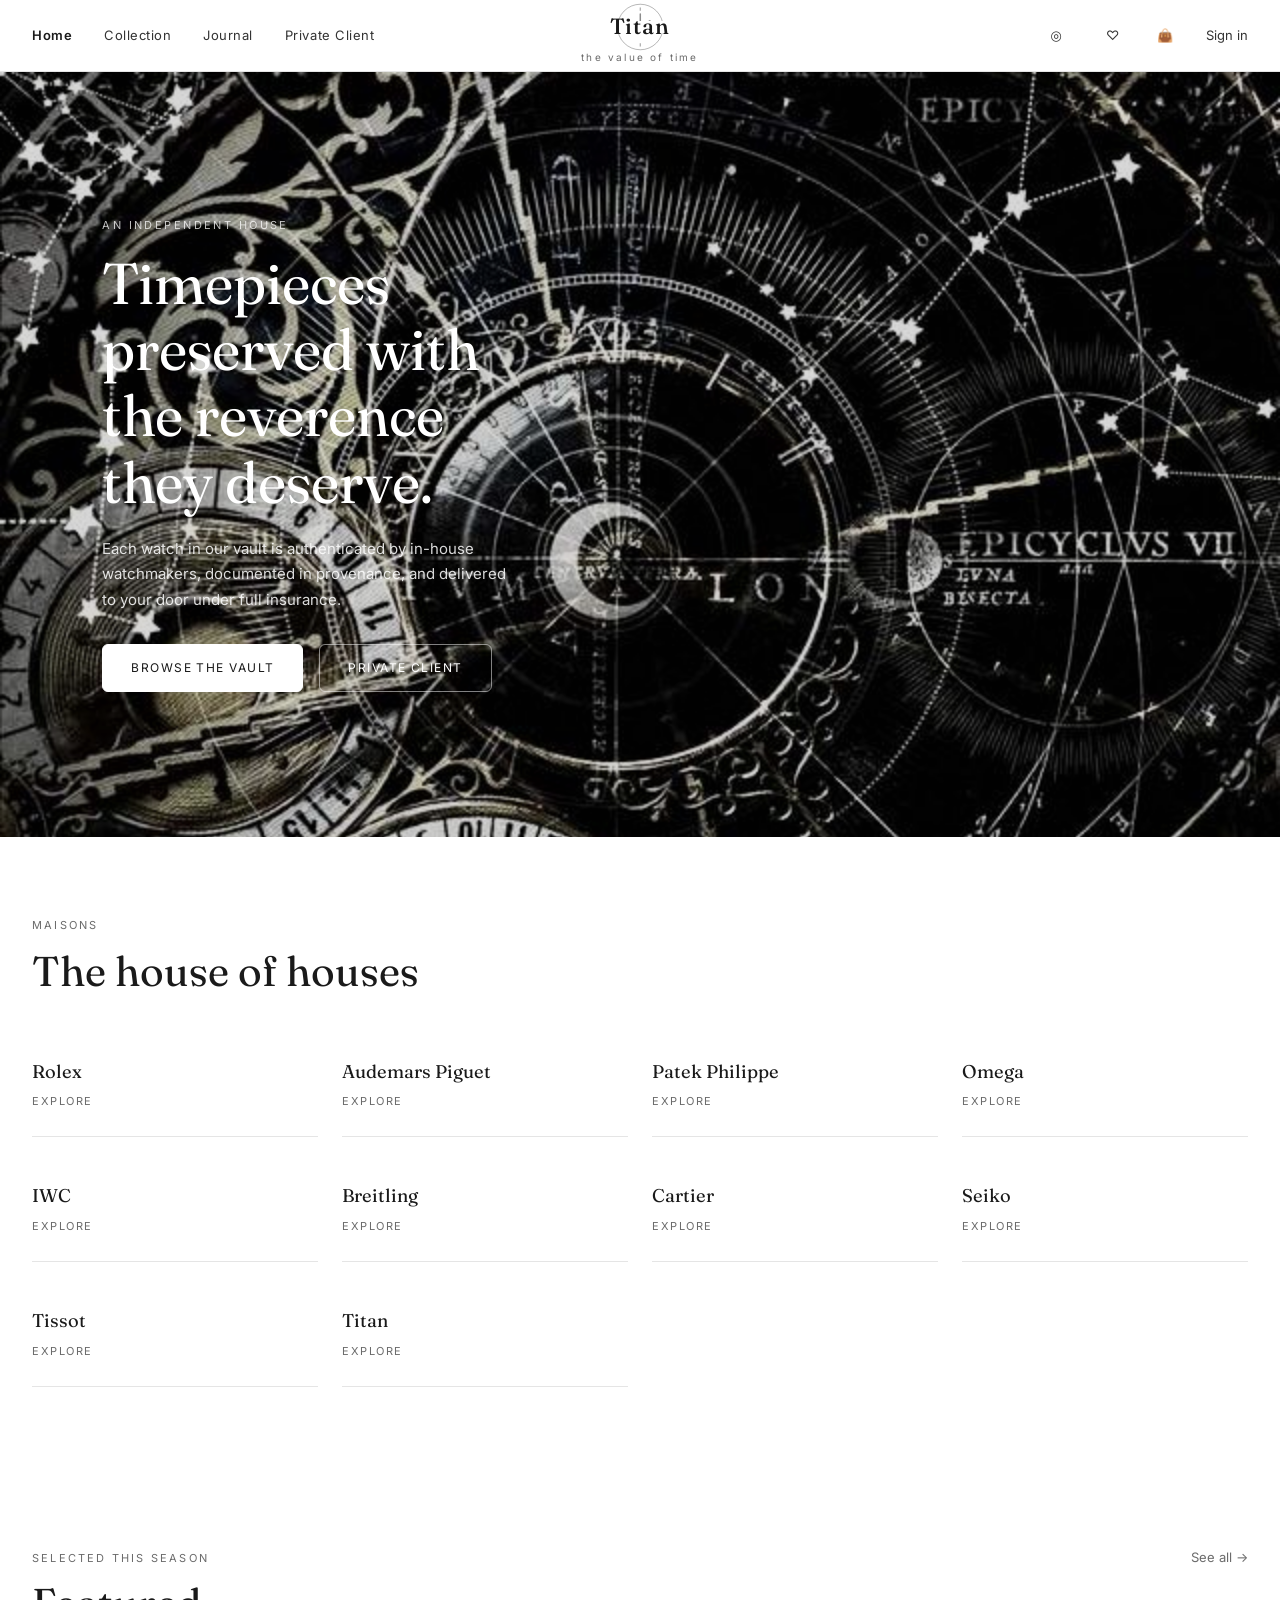
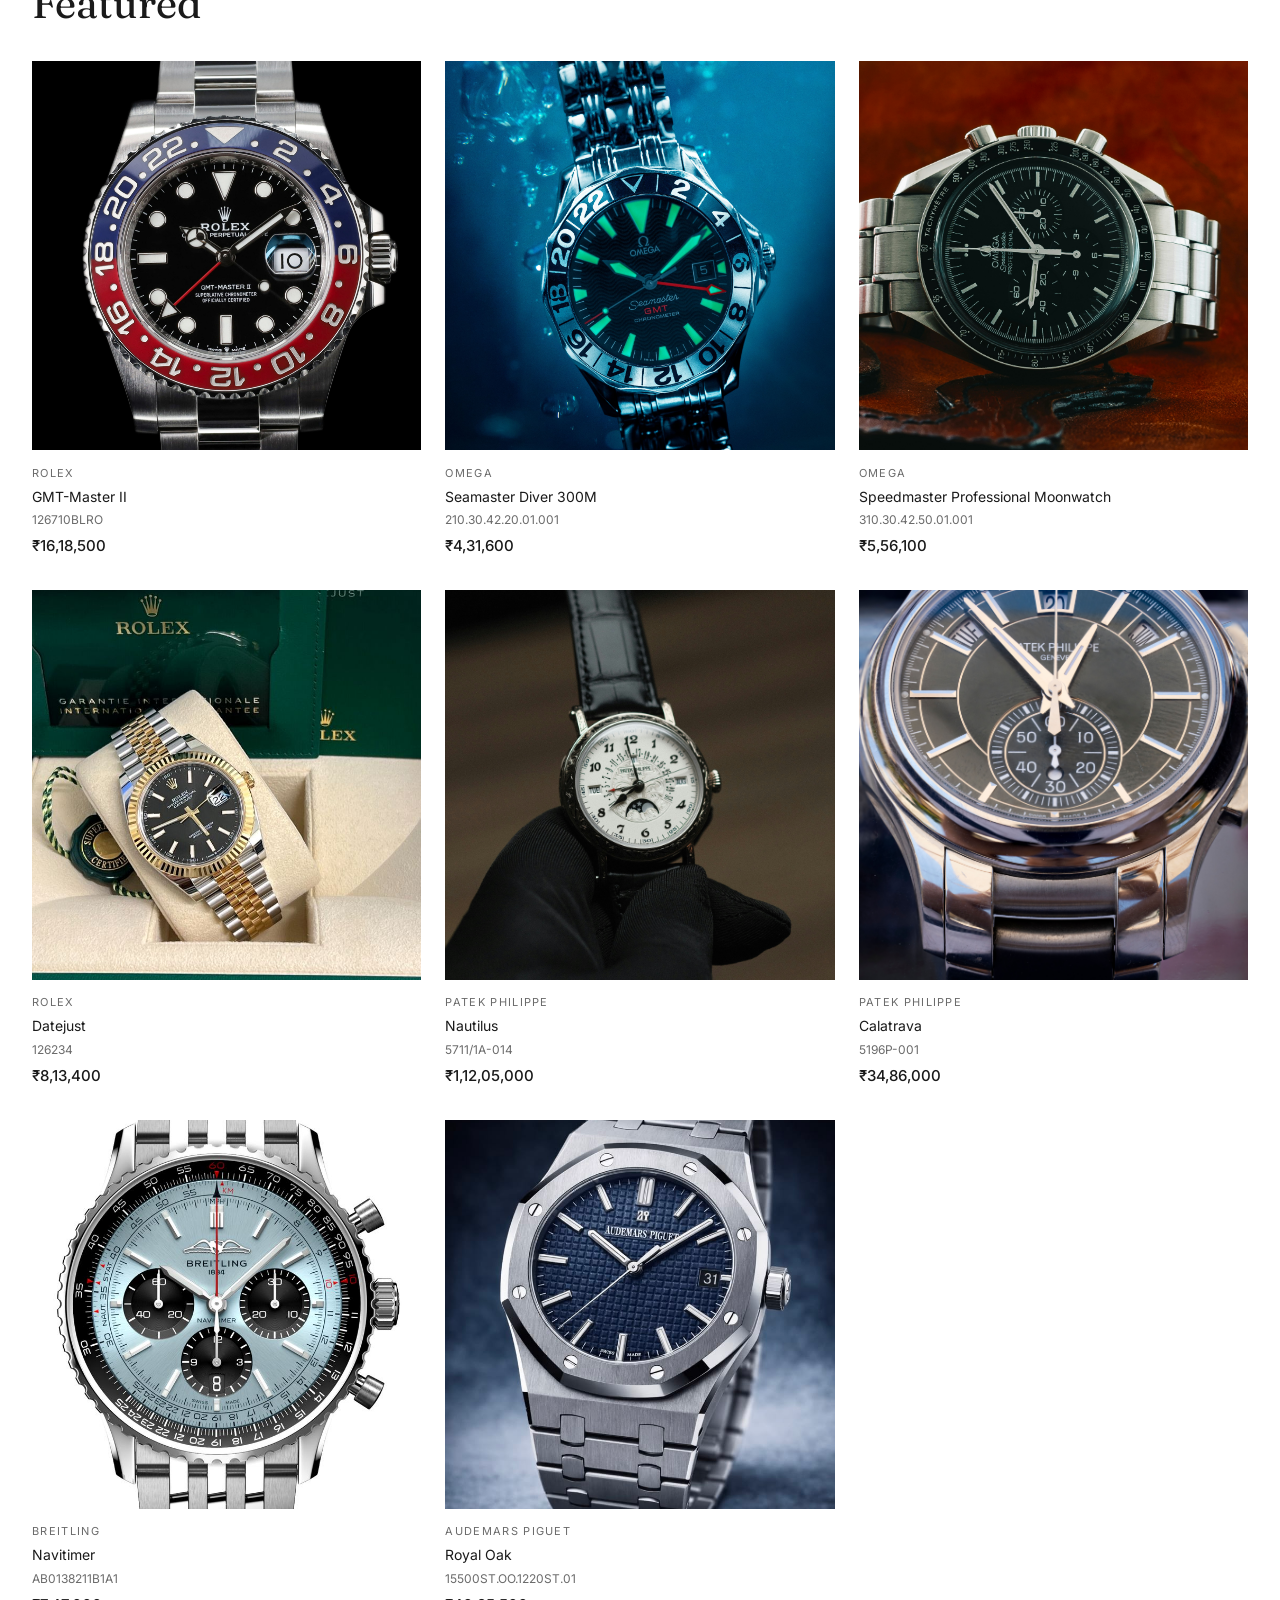
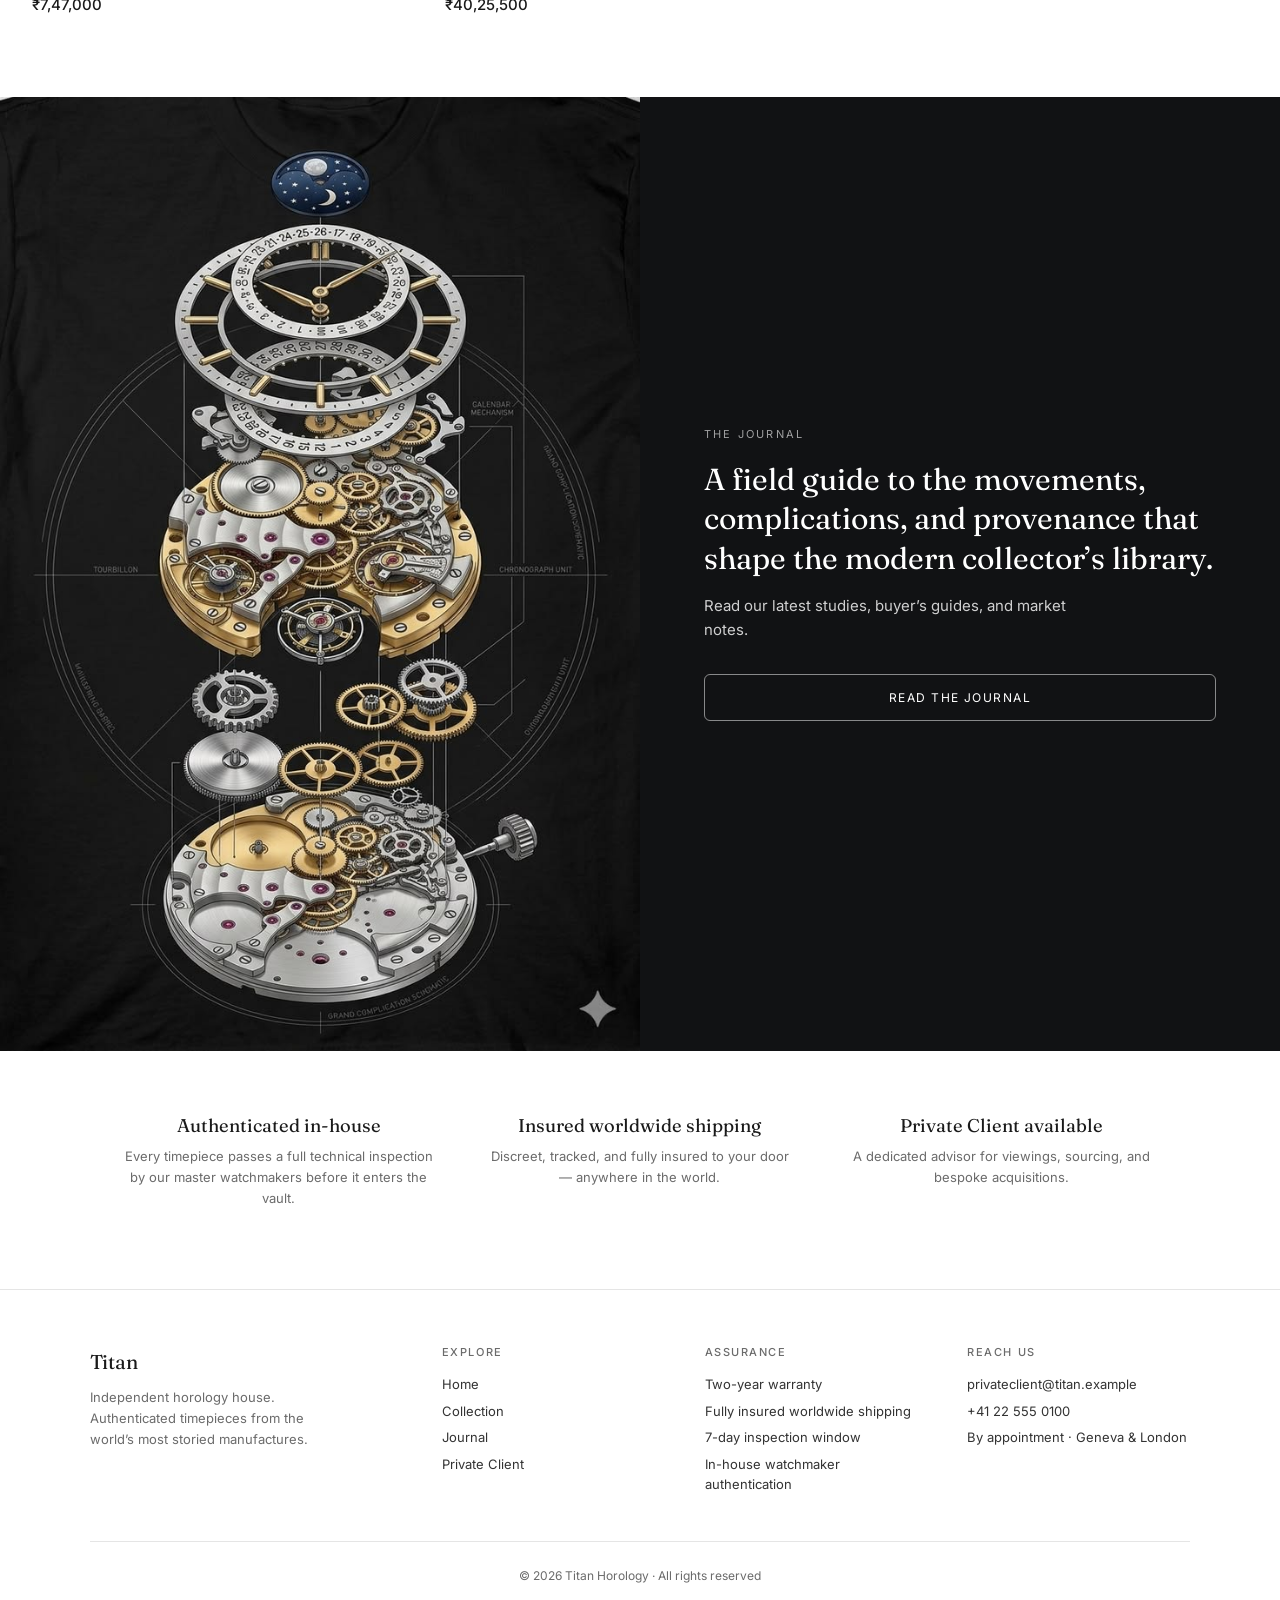
<file: index.html>
<!DOCTYPE html>
<html lang="en">
<head>
  <meta charset="UTF-8" />
  <meta name="viewport" content="width=device-width, initial-scale=1.0" />
  <title>Titan — the value of time</title>
  <link rel="preconnect" href="https://fonts.googleapis.com" />
  <link rel="preconnect" href="https://fonts.gstatic.com" crossorigin />
  <link href="https://fonts.googleapis.com/css2?family=Fraunces:opsz,wght@9..144,400;9..144,500&family=Inter:wght@400;500;600&display=swap" rel="stylesheet" />
  <link href="https://cdn.jsdelivr.net/npm/bootstrap@5.3.3/dist/css/bootstrap.min.css" rel="stylesheet" integrity="sha384-QWTKZyjpPEjISv5WaRU9OFeRpok6YctnYmDr5pNlyT2bRjXh0JMhjY6hW+ALEwIH" crossorigin="anonymous" />
  <link rel="stylesheet" href="css/styles.css" />
</head>
<body>

  <header class="lux-header">
    <nav class="lux-nav-left">
      <a href="index.html">Home</a>
      <a href="collections.html">Collection</a>
      <a href="journal.html">Journal</a>
      <a href="private-client.html">Private Client</a>
    </nav>
        <a href="index.html" class="lux-logo">
      <span class="logo-mark">
        <svg class="logo-clock" viewBox="0 0 64 64" aria-hidden="true">
          <circle cx="32" cy="32" r="28" fill="none" stroke="currentColor" stroke-width="1.2" opacity="0.35"/>
          <circle cx="32" cy="32" r="2" fill="currentColor" opacity="0.5"/>
          <!-- hour marks -->
          <line x1="32" y1="8" x2="32" y2="12" stroke="currentColor" stroke-width="1.5" opacity="0.4"/>
          <line x1="32" y1="52" x2="32" y2="56" stroke="currentColor" stroke-width="1.5" opacity="0.4"/>
          <line x1="8" y1="32" x2="12" y2="32" stroke="currentColor" stroke-width="1.5" opacity="0.4"/>
          <line x1="52" y1="32" x2="56" y2="32" stroke="currentColor" stroke-width="1.5" opacity="0.4"/>
          <!-- hands ~ 10:10 -->
          <line x1="32" y1="32" x2="32" y2="16" stroke="currentColor" stroke-width="1.8" stroke-linecap="round" opacity="0.55"/>
          <line x1="32" y1="32" x2="44" y2="24" stroke="currentColor" stroke-width="1.4" stroke-linecap="round" opacity="0.5"/>
        </svg>
        <span class="brand">Titan</span>
      </span>
      <span class="tag">the value of time</span>
    </a>
    <div class="lux-nav-right">
      <a href="https://instagram.com" target="_blank" class="icon-btn" title="Instagram" aria-label="Instagram">◎</a>
      <a href="wishlist.html" class="icon-btn" title="Wishlist">♡</a>
      <a href="cart.html" class="icon-btn" title="Bag">👜 <span data-cart-count></span></a>
      <a href="login.html">Sign in</a>
    </div>
  </header>

  <section class="hero">
    <img src="images/hero-watch.jpg" alt="Featured timepiece" onerror="this.style.opacity='0.3'" />
    <div class="hero-content">
      <div class="hero-eyebrow">An independent house</div>
      <h1>Timepieces preserved with the reverence they deserve.</h1>
      <p>Each watch in our vault is authenticated by in-house watchmakers, documented in provenance, and delivered to your door under full insurance.</p>
      <div class="hero-actions">
        <a href="collections.html" class="btn btn-primary">Browse the vault</a>
        <a href="private-client.html" class="btn btn-outline">Private Client</a>
      </div>
    </div>
  </section>

  <section class="section">
    <div class="section-label">Maisons</div>
    <h2 class="section-title">The house of houses</h2>
        <div class="maisons-grid">
      <div class="maison-card"><h3>Rolex</h3><a href="collections.html?maison=Rolex">Explore</a></div>
      <div class="maison-card"><h3>Audemars Piguet</h3><a href="collections.html?maison=Audemars%20Piguet">Explore</a></div>
      <div class="maison-card"><h3>Patek Philippe</h3><a href="collections.html?maison=Patek%20Philippe">Explore</a></div>
      <div class="maison-card"><h3>Omega</h3><a href="collections.html?maison=Omega">Explore</a></div>
      <div class="maison-card"><h3>IWC</h3><a href="collections.html?maison=IWC">Explore</a></div>
      <div class="maison-card"><h3>Breitling</h3><a href="collections.html?maison=Breitling">Explore</a></div>
      <div class="maison-card"><h3>Cartier</h3><a href="collections.html?maison=Cartier">Explore</a></div>
      <div class="maison-card"><h3>Seiko</h3><a href="collections.html?maison=Seiko">Explore</a></div>
      <div class="maison-card"><h3>Tissot</h3><a href="collections.html?maison=Tissot">Explore</a></div>
      <div class="maison-card"><h3>Titan</h3><a href="collections.html?maison=Titan">Explore</a></div>
    </div>
  </section>

  <section class="section">
    <div style="display:flex;justify-content:space-between;align-items:baseline;margin-bottom:2rem">
      <div>
        <div class="section-label">Selected this season</div>
        <h2 class="section-title" style="margin-bottom:0">Featured</h2>
      </div>
      <a href="collections.html" style="font-size:13px;color:var(--muted)">See all →</a>
    </div>
    <div class="product-grid" id="featured-grid"></div>
  </section>

  <section class="journal-teaser">
    <div class="img-side">
      <img src="images/journal-movement.jpg" alt="Movement detail" onerror="this.style.opacity='0.4'" />
    </div>
    <div class="text-side">
      <div class="label">The Journal</div>
      <h2>A field guide to the movements, complications, and provenance that shape the modern collector’s library.</h2>
      <p>Read our latest studies, buyer’s guides, and market notes.</p>
      <a href="journal.html" class="btn btn-outline">Read the Journal</a>
    </div>
  </section>

  <section class="trust-strip">
    <div class="trust-item">
      <h4>Authenticated in-house</h4>
      <p>Every timepiece passes a full technical inspection by our master watchmakers before it enters the vault.</p>
    </div>
    <div class="trust-item">
      <h4>Insured worldwide shipping</h4>
      <p>Discreet, tracked, and fully insured to your door — anywhere in the world.</p>
    </div>
    <div class="trust-item">
      <h4>Private Client available</h4>
      <p>A dedicated advisor for viewings, sourcing, and bespoke acquisitions.</p>
    </div>
  </section>

  <footer class="lux-footer">
    <div class="footer-grid">
      <div class="footer-brand">
        <div class="name">Titan</div>
        <p>Independent horology house. Authenticated timepieces from the world’s most storied manufactures.</p>
      </div>
      <div class="footer-col">
        <h4>Explore</h4>
        <a href="index.html">Home</a>
        <a href="collections.html">Collection</a>
        <a href="journal.html">Journal</a>
        <a href="private-client.html">Private Client</a>
      </div>
      <div class="footer-col">
        <h4>Assurance</h4>
        <p>Two-year warranty</p>
        <p>Fully insured worldwide shipping</p>
        <p>7-day inspection window</p>
        <p>In-house watchmaker authentication</p>
      </div>
      <div class="footer-col">
        <h4>Reach Us</h4>
        <p>privateclient@titan.example</p>
        <p>+41 22 555 0100</p>
        <p>By appointment · Geneva & London</p>
      </div>
    </div>
    <div class="footer-bottom">© 2026 Titan Horology · All rights reserved</div>
  </footer>

  <script src="https://code.jquery.com/jquery-3.7.1.min.js" integrity="sha256-/JqT3SQfawRcv/BIHPThkBvs0OEvtFFmqPF/lYI/Cxo=" crossorigin="anonymous"></script>
  <script src="https://cdn.jsdelivr.net/npm/bootstrap@5.3.3/dist/js/bootstrap.bundle.min.js" integrity="sha384-YvpcrYf0tY3lHB60NNkmXc5s9fDVZLESaAA55NDzOxhy9GkcIdslK1eN7N6jIeHz" crossorigin="anonymous"></script>
  <script src="js/main.js"></script>
</body>
</html>
</file>
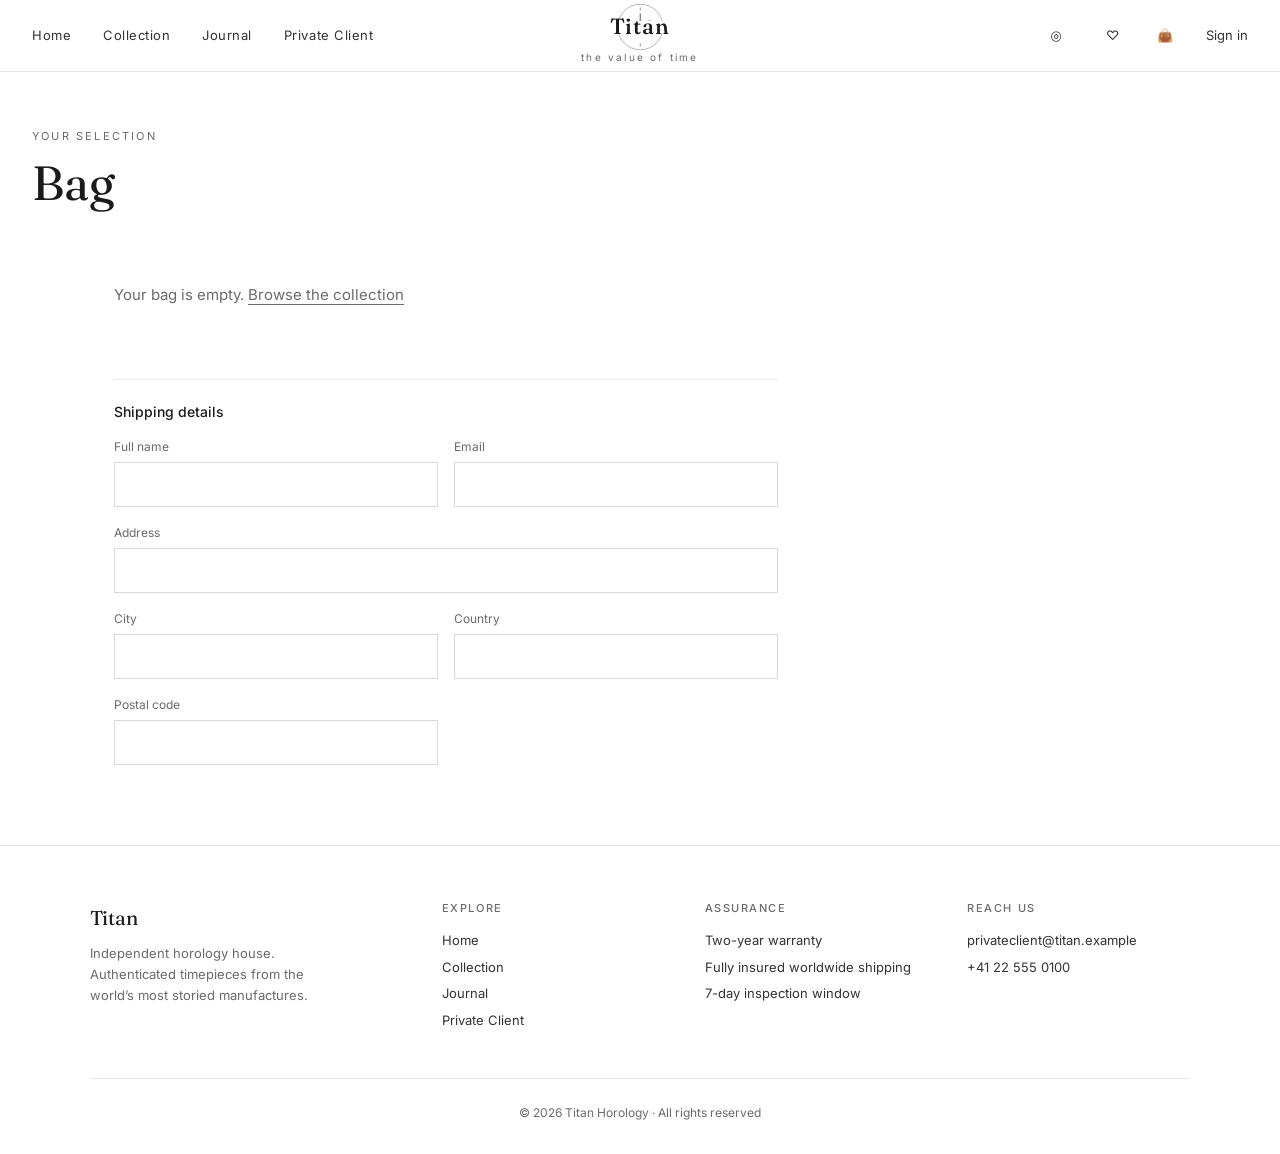
<file: cart.html>
<!DOCTYPE html>
<html lang="en">
<head>
  <meta charset="UTF-8" />
  <meta name="viewport" content="width=device-width, initial-scale=1.0" />
  <title>Bag — Titan</title>
  <link rel="preconnect" href="https://fonts.googleapis.com" />
  <link rel="preconnect" href="https://fonts.gstatic.com" crossorigin />
  <link href="https://fonts.googleapis.com/css2?family=Fraunces:opsz,wght@9..144,400;9..144,500&family=Inter:wght@400;500;600&display=swap" rel="stylesheet" />
  <link href="https://cdn.jsdelivr.net/npm/bootstrap@5.3.3/dist/css/bootstrap.min.css" rel="stylesheet" integrity="sha384-QWTKZyjpPEjISv5WaRU9OFeRpok6YctnYmDr5pNlyT2bRjXh0JMhjY6hW+ALEwIH" crossorigin="anonymous" />
  <link rel="stylesheet" href="css/styles.css" />
  <style>
    .cart-layout {
      max-width: 1100px;
      margin: 0 auto 4rem;
      padding: 0 1.5rem;
      display: grid;
      grid-template-columns: 1fr 340px;
      gap: 3rem;
      align-items: start;
    }
    @media (max-width: 800px) {
      .cart-layout { grid-template-columns: 1fr; }
    }
    .cart-item {
      display: grid;
      grid-template-columns: 100px 1fr auto;
      gap: 1.25rem;
      padding: 1.25rem 0;
      border-bottom: 1px solid rgba(0,0,0,0.08);
      align-items: start;
    }
    .cart-item img {
      width: 100px;
      height: 100px;
      object-fit: cover;
      background: #111;
    }
    .cart-item .brand {
      font-size: 11px;
      letter-spacing: 0.12em;
      text-transform: uppercase;
      color: var(--muted);
      margin-bottom: 0.25rem;
    }
    .cart-item .name { font-size: 15px; margin-bottom: 0.15rem; }
    .cart-item .ref { font-size: 12px; color: var(--muted); margin-bottom: 0.5rem; }
    .cart-item .remove {
      background: none;
      border: none;
      padding: 0;
      font-size: 12px;
      color: var(--muted);
      cursor: pointer;
      text-decoration: underline;
    }
    .cart-item-price { font-weight: 500; white-space: nowrap; }
    #order-summary {
      border: 1px solid rgba(0,0,0,0.1);
      padding: 1.5rem;
      position: sticky;
      top: 5rem;
    }
    #order-summary h3 {
      font-size: 12px;
      letter-spacing: 0.12em;
      text-transform: uppercase;
      margin: 0 0 1.25rem;
      font-weight: 600;
    }
    .summary-row {
      display: flex;
      justify-content: space-between;
      font-size: 14px;
      margin-bottom: 0.65rem;
    }
    .summary-row.total {
      font-weight: 600;
      font-size: 16px;
      margin-top: 0.75rem;
      padding-top: 0.75rem;
      border-top: 1px solid rgba(0,0,0,0.1);
    }
    .summary-note {
      font-size: 12px;
      color: var(--muted);
      line-height: 1.5;
      margin: 1rem 0 1.25rem;
    }
    .payment-label {
      font-size: 12px;
      letter-spacing: 0.08em;
      text-transform: uppercase;
      margin-bottom: 0.65rem;
      font-weight: 500;
    }
    .pay-option {
      display: flex;
      align-items: center;
      gap: 0.5rem;
      font-size: 13px;
      margin-bottom: 0.45rem;
      cursor: pointer;
    }
    .shipping-block {
      margin-top: 2.5rem;
      padding-top: 1.5rem;
      border-top: 1px solid rgba(0,0,0,0.08);
    }
    .shipping-block h3 {
      font-size: 14px;
      margin-bottom: 1rem;
      font-weight: 500;
    }
    .form-row {
      display: grid;
      grid-template-columns: 1fr 1fr;
      gap: 1rem;
      margin-bottom: 1rem;
    }
    .form-row.full { grid-template-columns: 1fr; }
    .form-row label {
      display: block;
      font-size: 12px;
      color: var(--muted);
      margin-bottom: 0.35rem;
    }
    .form-row input {
      width: 100%;
      padding: 0.65rem 0.75rem;
      border: 1px solid rgba(0,0,0,0.15);
      font-size: 14px;
      background: #fff;
    }
  </style>
</head>
<body>

  <header class="lux-header">
    <nav class="lux-nav-left">
      <a href="index.html">Home</a>
      <a href="collections.html">Collection</a>
      <a href="journal.html">Journal</a>
      <a href="private-client.html">Private Client</a>
    </nav>
        <a href="index.html" class="lux-logo">
      <span class="logo-mark">
        <svg class="logo-clock" viewBox="0 0 64 64" aria-hidden="true">
          <circle cx="32" cy="32" r="28" fill="none" stroke="currentColor" stroke-width="1.2" opacity="0.35"/>
          <circle cx="32" cy="32" r="2" fill="currentColor" opacity="0.5"/>
          <!-- hour marks -->
          <line x1="32" y1="8" x2="32" y2="12" stroke="currentColor" stroke-width="1.5" opacity="0.4"/>
          <line x1="32" y1="52" x2="32" y2="56" stroke="currentColor" stroke-width="1.5" opacity="0.4"/>
          <line x1="8" y1="32" x2="12" y2="32" stroke="currentColor" stroke-width="1.5" opacity="0.4"/>
          <line x1="52" y1="32" x2="56" y2="32" stroke="currentColor" stroke-width="1.5" opacity="0.4"/>
          <!-- hands ~ 10:10 -->
          <line x1="32" y1="32" x2="32" y2="16" stroke="currentColor" stroke-width="1.8" stroke-linecap="round" opacity="0.55"/>
          <line x1="32" y1="32" x2="44" y2="24" stroke="currentColor" stroke-width="1.4" stroke-linecap="round" opacity="0.5"/>
        </svg>
        <span class="brand">Titan</span>
      </span>
      <span class="tag">the value of time</span>
    </a>
    <div class="lux-nav-right">
      <a href="https://instagram.com" target="_blank" class="icon-btn" title="Instagram">◎</a>
      <a href="wishlist.html" class="icon-btn">♡</a>
      <a href="cart.html" class="icon-btn">👜 <span data-cart-count></span></a>
      <a href="login.html">Sign in</a>
    </div>
  </header>

  <div class="page-header">
    <div class="label">Your Selection</div>
    <h1>Bag</h1>
  </div>

  <div class="cart-layout">
    <div>
      <div id="cart-items"></div>

      <div class="shipping-block">
        <h3>Shipping details</h3>
        <div class="form-row">
          <div>
            <label>Full name</label>
            <input type="text" placeholder="" />
          </div>
          <div>
            <label>Email</label>
            <input type="email" placeholder="" />
          </div>
        </div>
        <div class="form-row full">
          <div>
            <label>Address</label>
            <input type="text" placeholder="" />
          </div>
        </div>
        <div class="form-row">
          <div>
            <label>City</label>
            <input type="text" placeholder="" />
          </div>
          <div>
            <label>Country</label>
            <input type="text" placeholder="" />
          </div>
        </div>
        <div class="form-row">
          <div>
            <label>Postal code</label>
            <input type="text" placeholder="" />
          </div>
          <div></div>
        </div>
      </div>
    </div>

    <div id="order-summary" style="display:none"></div>
  </div>

  <footer class="lux-footer">
    <div class="footer-grid">
      <div class="footer-brand">
        <div class="name">Titan</div>
        <p>Independent horology house. Authenticated timepieces from the world’s most storied manufactures.</p>
      </div>
      <div class="footer-col">
        <h4>Explore</h4>
        <a href="index.html">Home</a>
        <a href="collections.html">Collection</a>
        <a href="journal.html">Journal</a>
        <a href="private-client.html">Private Client</a>
      </div>
      <div class="footer-col">
        <h4>Assurance</h4>
        <p>Two-year warranty</p>
        <p>Fully insured worldwide shipping</p>
        <p>7-day inspection window</p>
      </div>
      <div class="footer-col">
        <h4>Reach Us</h4>
        <p>privateclient@titan.example</p>
        <p>+41 22 555 0100</p>
      </div>
    </div>
    <div class="footer-bottom">© 2026 Titan Horology · All rights reserved</div>
  </footer>

  <script src="https://code.jquery.com/jquery-3.7.1.min.js" integrity="sha256-/JqT3SQfawRcv/BIHPThkBvs0OEvtFFmqPF/lYI/Cxo=" crossorigin="anonymous"></script>
  <script src="https://cdn.jsdelivr.net/npm/bootstrap@5.3.3/dist/js/bootstrap.bundle.min.js" integrity="sha384-YvpcrYf0tY3lHB60NNkmXc5s9fDVZLESaAA55NDzOxhy9GkcIdslK1eN7N6jIeHz" crossorigin="anonymous"></script>
  <script src="js/main.js"></script>
</body>
</html>
</file>
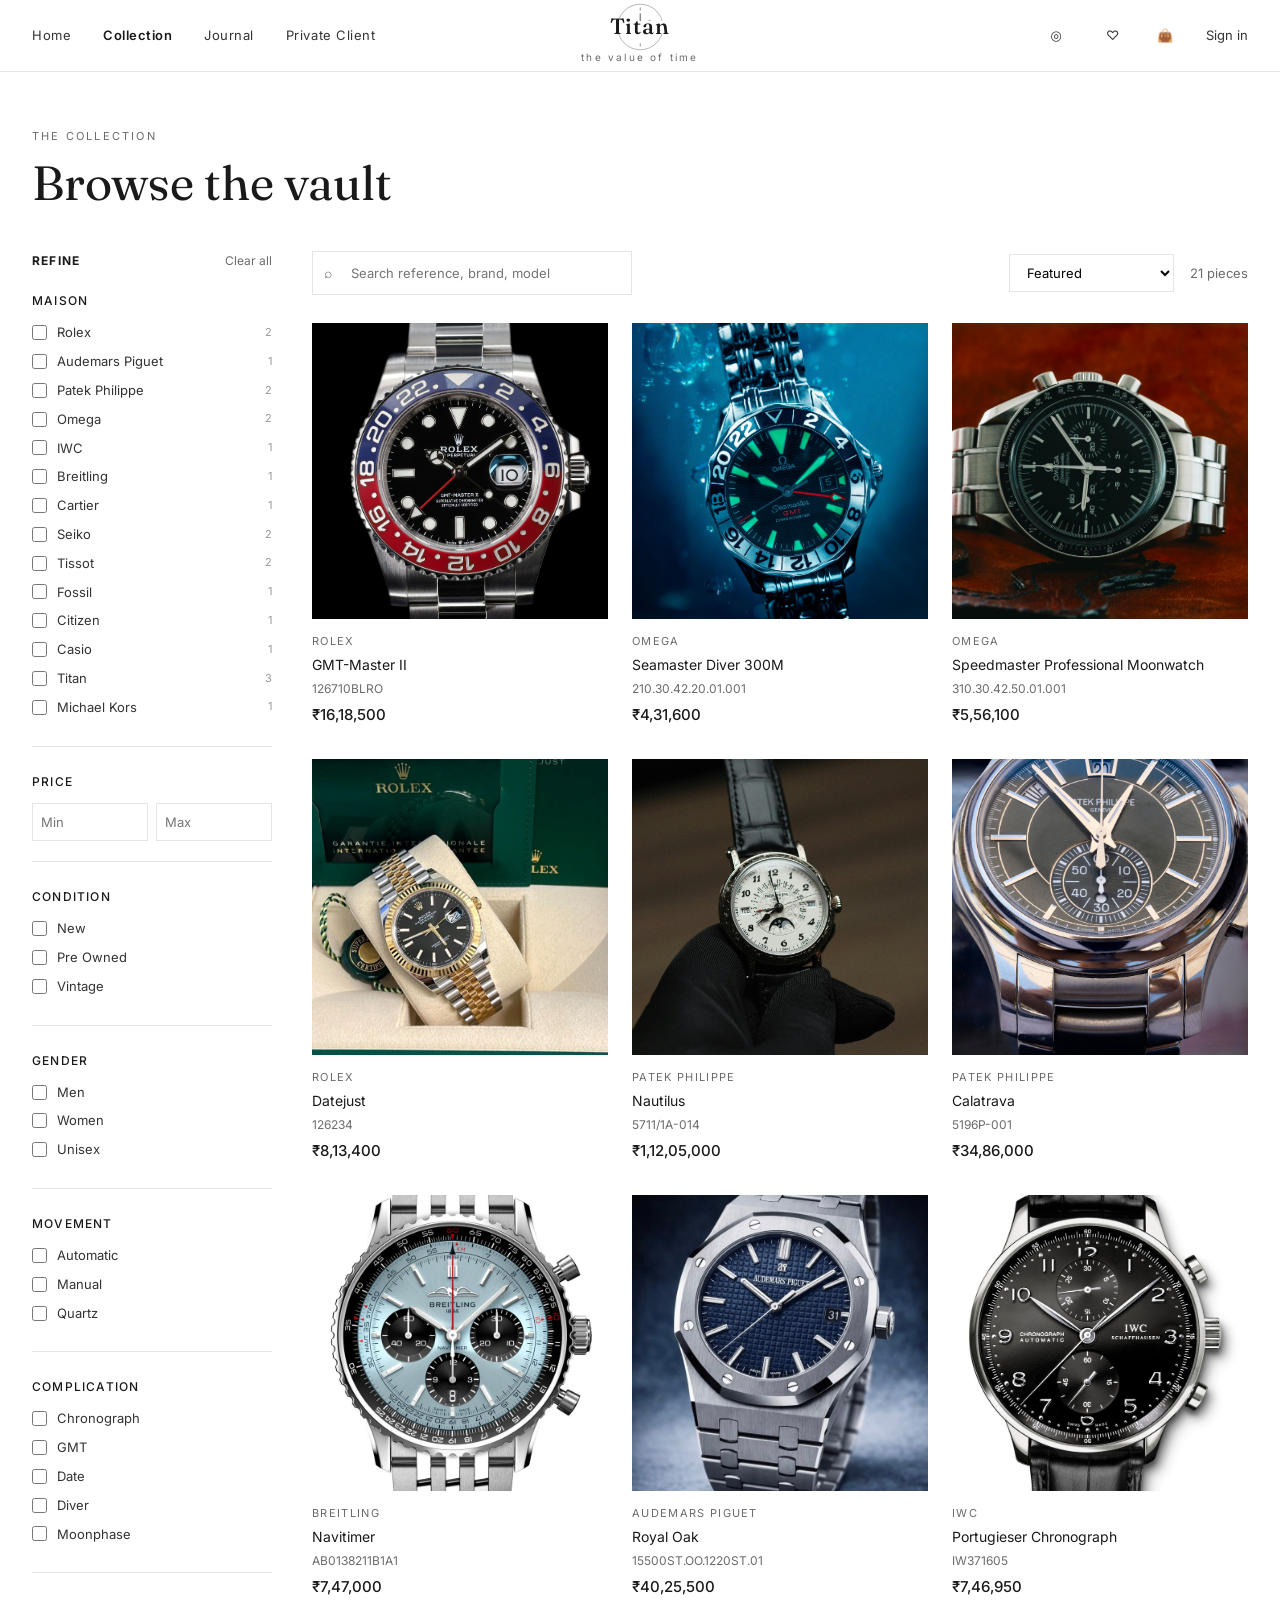
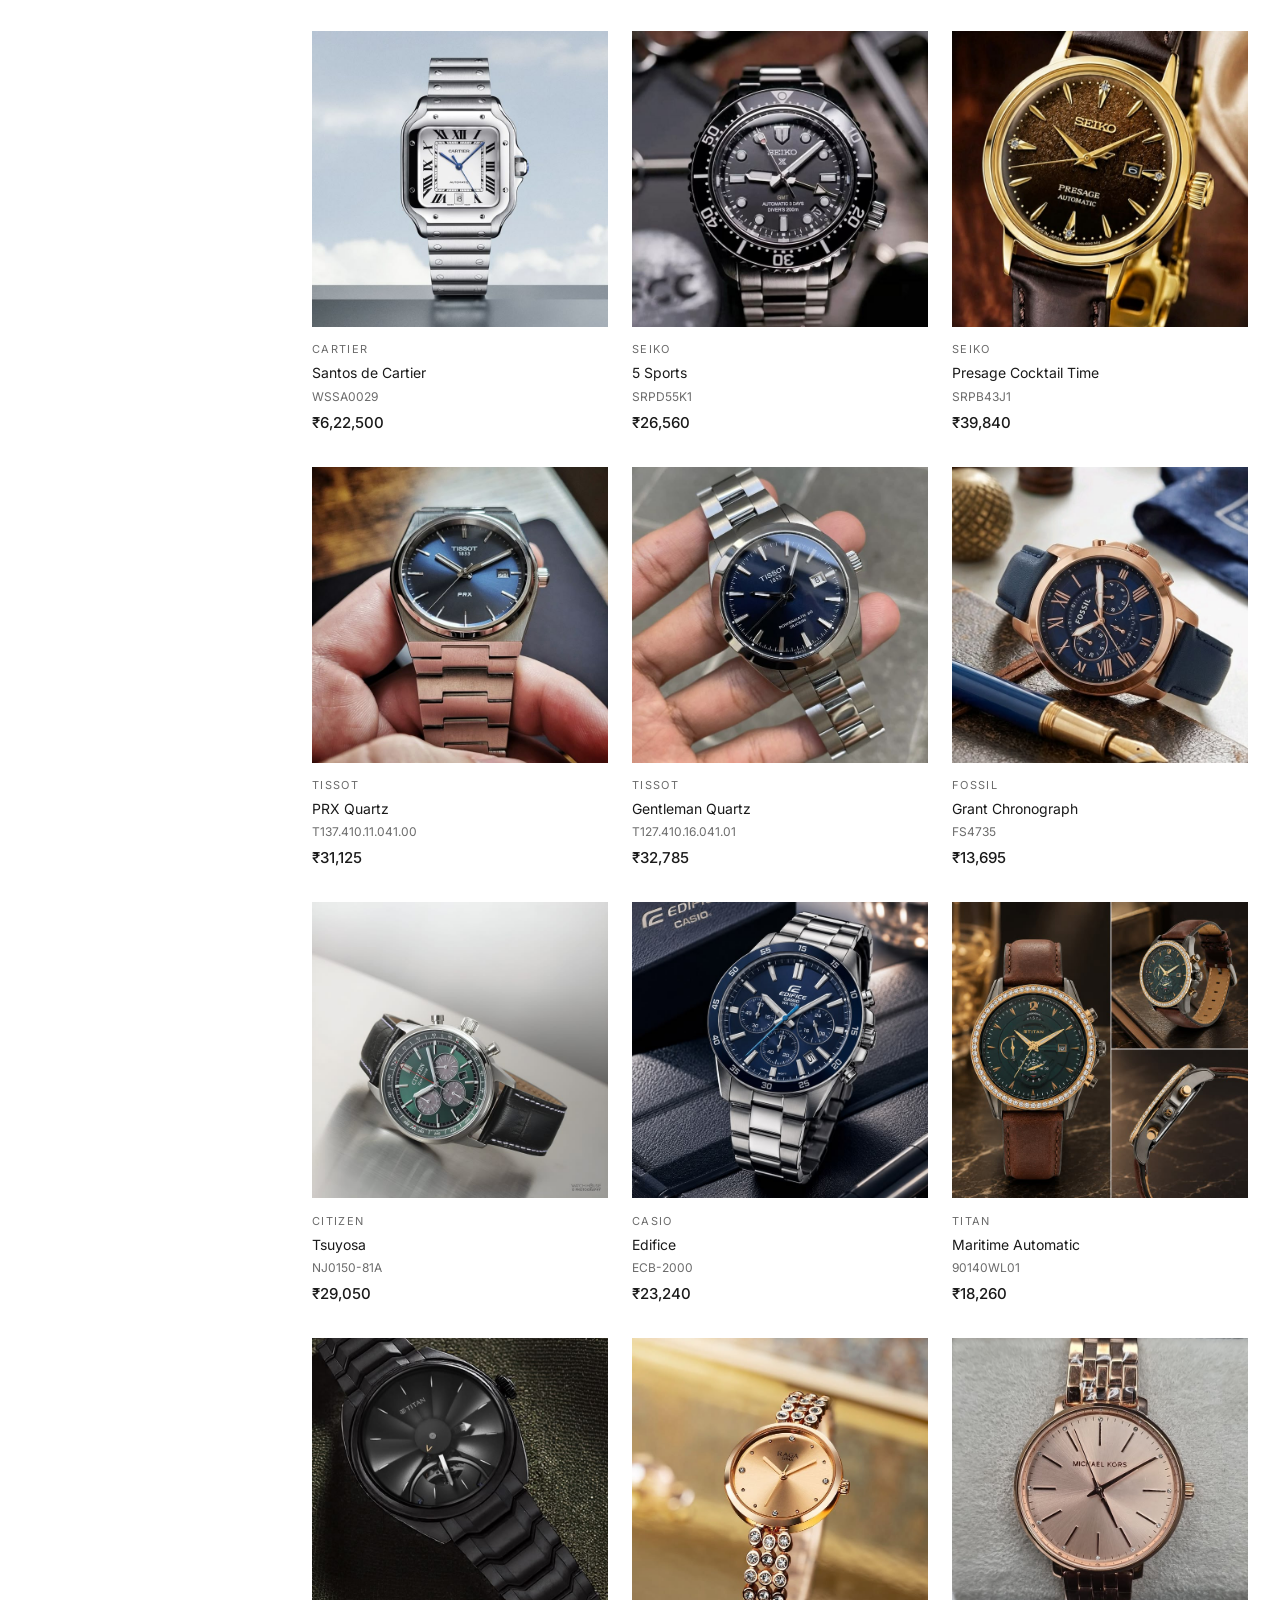
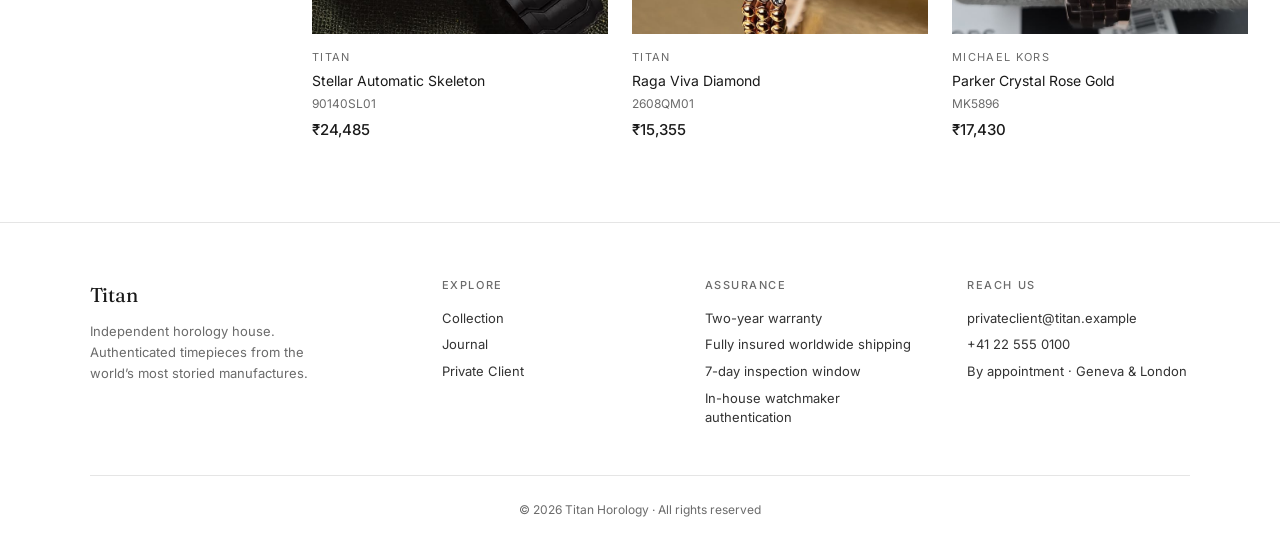
<file: collections.html>
<!DOCTYPE html>
<html lang="en">
<head>
  <meta charset="UTF-8" />
  <meta name="viewport" content="width=device-width, initial-scale=1.0" />
  <title>Collection — Titan</title>
  <link rel="preconnect" href="https://fonts.googleapis.com" />
  <link rel="preconnect" href="https://fonts.gstatic.com" crossorigin />
  <link href="https://fonts.googleapis.com/css2?family=Fraunces:opsz,wght@9..144,400;9..144,500&family=Inter:wght@400;500;600&display=swap" rel="stylesheet" />
  <link href="https://cdn.jsdelivr.net/npm/bootstrap@5.3.3/dist/css/bootstrap.min.css" rel="stylesheet" integrity="sha384-QWTKZyjpPEjISv5WaRU9OFeRpok6YctnYmDr5pNlyT2bRjXh0JMhjY6hW+ALEwIH" crossorigin="anonymous" />
  <link rel="stylesheet" href="css/styles.css" />
</head>
<body>

  <header class="lux-header">
    <nav class="lux-nav-left">
      <a href="index.html">Home</a>
      <a href="collections.html" class="active">Collection</a>
      <a href="journal.html">Journal</a>
      <a href="private-client.html">Private Client</a>
    </nav>
        <a href="index.html" class="lux-logo">
      <span class="logo-mark">
        <svg class="logo-clock" viewBox="0 0 64 64" aria-hidden="true">
          <circle cx="32" cy="32" r="28" fill="none" stroke="currentColor" stroke-width="1.2" opacity="0.35"/>
          <circle cx="32" cy="32" r="2" fill="currentColor" opacity="0.5"/>
          <!-- hour marks -->
          <line x1="32" y1="8" x2="32" y2="12" stroke="currentColor" stroke-width="1.5" opacity="0.4"/>
          <line x1="32" y1="52" x2="32" y2="56" stroke="currentColor" stroke-width="1.5" opacity="0.4"/>
          <line x1="8" y1="32" x2="12" y2="32" stroke="currentColor" stroke-width="1.5" opacity="0.4"/>
          <line x1="52" y1="32" x2="56" y2="32" stroke="currentColor" stroke-width="1.5" opacity="0.4"/>
          <!-- hands ~ 10:10 -->
          <line x1="32" y1="32" x2="32" y2="16" stroke="currentColor" stroke-width="1.8" stroke-linecap="round" opacity="0.55"/>
          <line x1="32" y1="32" x2="44" y2="24" stroke="currentColor" stroke-width="1.4" stroke-linecap="round" opacity="0.5"/>
        </svg>
        <span class="brand">Titan</span>
      </span>
      <span class="tag">the value of time</span>
    </a>
    <div class="lux-nav-right">
      <a href="https://instagram.com" target="_blank" class="icon-btn" title="Instagram" aria-label="Instagram">◎</a>
      <a href="wishlist.html" class="icon-btn">♡</a>
      <a href="cart.html" class="icon-btn">👜 <span data-cart-count></span></a>
      <a href="login.html">Sign in</a>
    </div>
  </header>

  <div class="page-header">
    <div class="label">The Collection</div>
    <h1>Browse the vault</h1>
  </div>

  <div class="collection-layout">
    <!-- SIDEBAR FILTERS -->
    <aside class="filters">
      <div style="display:flex;justify-content:space-between;align-items:center;margin-bottom:1.5rem">
        <strong style="font-size:12px;letter-spacing:0.1em;text-transform:uppercase">Refine</strong>
        <button onclick="clearAllFilters()" style="background:none;border:none;font-size:12px;color:var(--muted);cursor:pointer">Clear all</button>
      </div>

      <div class="filter-group">
        <h4>Maison</h4>
        <label><input type="checkbox" data-filter="maison" value="Rolex" /> Rolex</label>
        <label><input type="checkbox" data-filter="maison" value="Audemars Piguet" /> Audemars Piguet</label>
        <label><input type="checkbox" data-filter="maison" value="Patek Philippe" /> Patek Philippe</label>
        <label><input type="checkbox" data-filter="maison" value="Omega" /> Omega</label>
        <label><input type="checkbox" data-filter="maison" value="IWC" /> IWC</label>
        <label><input type="checkbox" data-filter="maison" value="Breitling" /> Breitling</label>
        <label><input type="checkbox" data-filter="maison" value="Cartier" /> Cartier</label>
        <label><input type="checkbox" data-filter="maison" value="Seiko" /> Seiko</label>
        <label><input type="checkbox" data-filter="maison" value="Tissot" /> Tissot</label>
        <label><input type="checkbox" data-filter="maison" value="Fossil" /> Fossil</label>
        <label><input type="checkbox" data-filter="maison" value="Citizen" /> Citizen</label>
        <label><input type="checkbox" data-filter="maison" value="Casio" /> Casio</label>
        <label><input type="checkbox" data-filter="maison" value="Titan" /> Titan</label>
        <label><input type="checkbox" data-filter="maison" value="Michael Kors" /> Michael Kors</label>
      </div>

      <div class="filter-group">
        <h4>Price</h4>
        <div class="price-inputs">
          <input type="number" id="price-min" placeholder="Min" min="0" />
          <input type="number" id="price-max" placeholder="Max" min="0" />
        </div>
      </div>

      <div class="filter-group">
        <h4>Condition</h4>
        <label><input type="checkbox" data-filter="condition" value="New" /> New</label>
        <label><input type="checkbox" data-filter="condition" value="Pre Owned" /> Pre Owned</label>
        <label><input type="checkbox" data-filter="condition" value="Vintage" /> Vintage</label>
      </div>

      <div class="filter-group">
        <h4>Gender</h4>
        <label><input type="checkbox" data-filter="gender" value="Men" /> Men</label>
        <label><input type="checkbox" data-filter="gender" value="Women" /> Women</label>
        <label><input type="checkbox" data-filter="gender" value="Unisex" /> Unisex</label>
      </div>

      <div class="filter-group">
        <h4>Movement</h4>
        <label><input type="checkbox" data-filter="movement" value="Automatic" /> Automatic</label>
        <label><input type="checkbox" data-filter="movement" value="Manual" /> Manual</label>
        <label><input type="checkbox" data-filter="movement" value="Quartz" /> Quartz</label>
      </div>

      <div class="filter-group">
        <h4>Complication</h4>
        <label><input type="checkbox" data-filter="complication" value="Chronograph" /> Chronograph</label>
        <label><input type="checkbox" data-filter="complication" value="GMT" /> GMT</label>
        <label><input type="checkbox" data-filter="complication" value="Date" /> Date</label>
        <label><input type="checkbox" data-filter="complication" value="Diver" /> Diver</label>
        <label><input type="checkbox" data-filter="complication" value="Moonphase" /> Moonphase</label>
      </div>
    </aside>

    <!-- MAIN -->
    <div>
      <div class="toolbar">
        <div class="search-box">
          <input type="search" id="search-input" placeholder="Search reference, brand, model" />
        </div>
        <div class="toolbar-right">
          <select id="sort-select">
            <option value="featured">Featured</option>
            <option value="newest">Newest</option>
            <option value="price-asc">Price · Low to high</option>
            <option value="price-desc">Price · High to low</option>
          </select>
          <span id="piece-count">18 pieces</span>
        </div>
      </div>

      <div class="product-grid" id="product-grid">
        <!-- filled by JS -->
      </div>
    </div>
  </div>

  <footer class="lux-footer">
    <div class="footer-grid">
      <div class="footer-brand">
        <div class="name">Titan</div>
        <p>Independent horology house. Authenticated timepieces from the world’s most storied manufactures.</p>
      </div>
      <div class="footer-col">
        <h4>Explore</h4>
        <a href="collections.html">Collection</a>
        <a href="journal.html">Journal</a>
        <a href="private-client.html">Private Client</a>
      </div>
      <div class="footer-col">
        <h4>Assurance</h4>
        <p>Two-year warranty</p>
        <p>Fully insured worldwide shipping</p>
        <p>7-day inspection window</p>
        <p>In-house watchmaker authentication</p>
      </div>
      <div class="footer-col">
        <h4>Reach Us</h4>
        <p>privateclient@titan.example</p>
        <p>+41 22 555 0100</p>
        <p>By appointment · Geneva & London</p>
      </div>
    </div>
    <div class="footer-bottom">© 2026 Titan Horology · All rights reserved</div>
  </footer>

  <script src="https://code.jquery.com/jquery-3.7.1.min.js" integrity="sha256-/JqT3SQfawRcv/BIHPThkBvs0OEvtFFmqPF/lYI/Cxo=" crossorigin="anonymous"></script>
  <script src="https://cdn.jsdelivr.net/npm/bootstrap@5.3.3/dist/js/bootstrap.bundle.min.js" integrity="sha384-YvpcrYf0tY3lHB60NNkmXc5s9fDVZLESaAA55NDzOxhy9GkcIdslK1eN7N6jIeHz" crossorigin="anonymous"></script>
  <script src="js/main.js"></script>
</body>
</html>
</file>
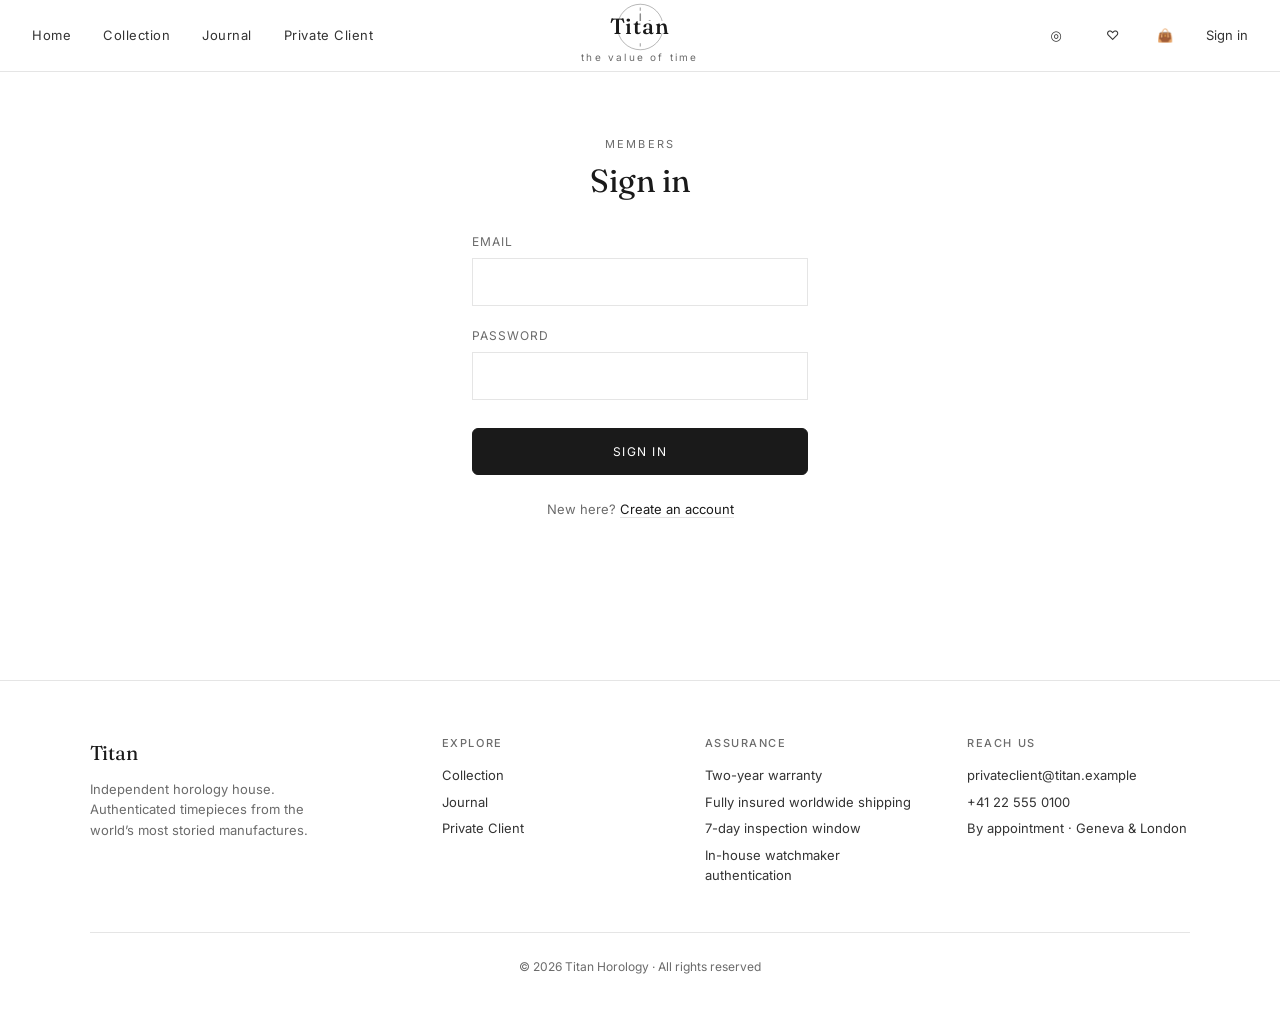
<file: login.html>
<!DOCTYPE html>
<html lang="en">
<head>
  <meta charset="UTF-8" />
  <meta name="viewport" content="width=device-width, initial-scale=1.0" />
  <title>Sign in — Titan</title>
  <link rel="preconnect" href="https://fonts.googleapis.com" />
  <link rel="preconnect" href="https://fonts.gstatic.com" crossorigin />
  <link href="https://fonts.googleapis.com/css2?family=Fraunces:opsz,wght@9..144,400;9..144,500&family=Inter:wght@400;500;600&display=swap" rel="stylesheet" />
  <link href="https://cdn.jsdelivr.net/npm/bootstrap@5.3.3/dist/css/bootstrap.min.css" rel="stylesheet" integrity="sha384-QWTKZyjpPEjISv5WaRU9OFeRpok6YctnYmDr5pNlyT2bRjXh0JMhjY6hW+ALEwIH" crossorigin="anonymous" />
  <link rel="stylesheet" href="css/styles.css" />
</head>
<body>

  <header class="lux-header">
    <nav class="lux-nav-left">
      <a href="index.html">Home</a>
      <a href="collections.html">Collection</a>
      <a href="journal.html">Journal</a>
      <a href="private-client.html">Private Client</a>
    </nav>
        <a href="index.html" class="lux-logo">
      <span class="logo-mark">
        <svg class="logo-clock" viewBox="0 0 64 64" aria-hidden="true">
          <circle cx="32" cy="32" r="28" fill="none" stroke="currentColor" stroke-width="1.2" opacity="0.35"/>
          <circle cx="32" cy="32" r="2" fill="currentColor" opacity="0.5"/>
          <!-- hour marks -->
          <line x1="32" y1="8" x2="32" y2="12" stroke="currentColor" stroke-width="1.5" opacity="0.4"/>
          <line x1="32" y1="52" x2="32" y2="56" stroke="currentColor" stroke-width="1.5" opacity="0.4"/>
          <line x1="8" y1="32" x2="12" y2="32" stroke="currentColor" stroke-width="1.5" opacity="0.4"/>
          <line x1="52" y1="32" x2="56" y2="32" stroke="currentColor" stroke-width="1.5" opacity="0.4"/>
          <!-- hands ~ 10:10 -->
          <line x1="32" y1="32" x2="32" y2="16" stroke="currentColor" stroke-width="1.8" stroke-linecap="round" opacity="0.55"/>
          <line x1="32" y1="32" x2="44" y2="24" stroke="currentColor" stroke-width="1.4" stroke-linecap="round" opacity="0.5"/>
        </svg>
        <span class="brand">Titan</span>
      </span>
      <span class="tag">the value of time</span>
    </a>
    <div class="lux-nav-right">
      <a href="https://instagram.com" target="_blank" class="icon-btn" title="Instagram" aria-label="Instagram">◎</a>
      <a href="wishlist.html" class="icon-btn">♡</a>
      <a href="cart.html" class="icon-btn">👜 <span data-cart-count></span></a>
      <a href="login.html">Sign in</a>
    </div>
  </header>

  <div class="auth-box">
    <div class="label">Members</div>
    <h1>Sign in</h1>
    <form onsubmit="event.preventDefault(); alert('Signed in (demo)'); window.location='index.html'">
      <div class="form-group">
        <label>Email</label>
        <input type="email" required />
      </div>
      <div class="form-group">
        <label>Password</label>
        <input type="password" required />
      </div>
      <button type="submit" class="btn btn-dark">Sign in</button>
    </form>
    <p class="alt-link">New here? <a href="#">Create an account</a></p>
  </div>

  <footer class="lux-footer">
    <div class="footer-grid">
      <div class="footer-brand">
        <div class="name">Titan</div>
        <p>Independent horology house. Authenticated timepieces from the world’s most storied manufactures.</p>
      </div>
      <div class="footer-col">
        <h4>Explore</h4>
        <a href="collections.html">Collection</a>
        <a href="journal.html">Journal</a>
        <a href="private-client.html">Private Client</a>
      </div>
      <div class="footer-col">
        <h4>Assurance</h4>
        <p>Two-year warranty</p>
        <p>Fully insured worldwide shipping</p>
        <p>7-day inspection window</p>
        <p>In-house watchmaker authentication</p>
      </div>
      <div class="footer-col">
        <h4>Reach Us</h4>
        <p>privateclient@titan.example</p>
        <p>+41 22 555 0100</p>
        <p>By appointment · Geneva & London</p>
      </div>
    </div>
    <div class="footer-bottom">© 2026 Titan Horology · All rights reserved</div>
  </footer>

  <script src="https://code.jquery.com/jquery-3.7.1.min.js" integrity="sha256-/JqT3SQfawRcv/BIHPThkBvs0OEvtFFmqPF/lYI/Cxo=" crossorigin="anonymous"></script>
  <script src="https://cdn.jsdelivr.net/npm/bootstrap@5.3.3/dist/js/bootstrap.bundle.min.js" integrity="sha384-YvpcrYf0tY3lHB60NNkmXc5s9fDVZLESaAA55NDzOxhy9GkcIdslK1eN7N6jIeHz" crossorigin="anonymous"></script>
  <script src="js/main.js"></script>
</body>
</html>
</file>
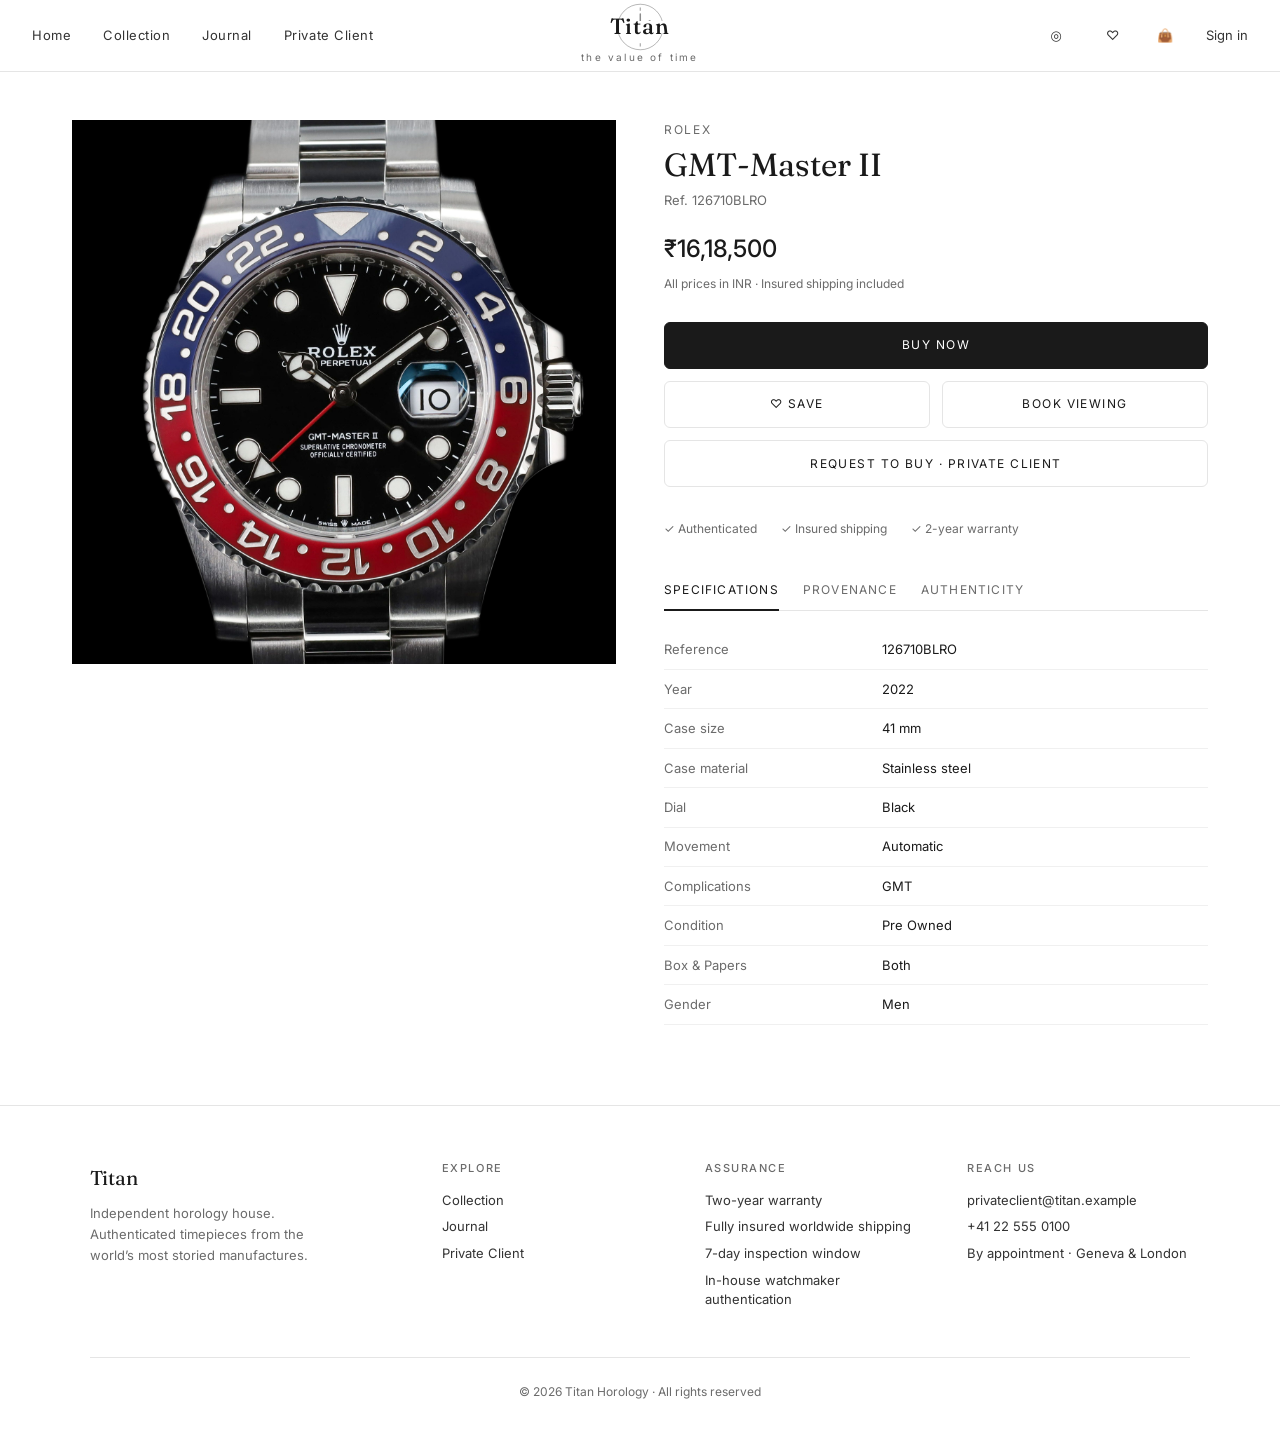
<file: product.html>
<!DOCTYPE html>
<html lang="en">
<head>
  <meta charset="UTF-8" />
  <meta name="viewport" content="width=device-width, initial-scale=1.0" />
  <title>Product — Titan</title>
  <link rel="preconnect" href="https://fonts.googleapis.com" />
  <link rel="preconnect" href="https://fonts.gstatic.com" crossorigin />
  <link href="https://fonts.googleapis.com/css2?family=Fraunces:opsz,wght@9..144,400;9..144,500&family=Inter:wght@400;500;600&display=swap" rel="stylesheet" />
  <link href="https://cdn.jsdelivr.net/npm/bootstrap@5.3.3/dist/css/bootstrap.min.css" rel="stylesheet" integrity="sha384-QWTKZyjpPEjISv5WaRU9OFeRpok6YctnYmDr5pNlyT2bRjXh0JMhjY6hW+ALEwIH" crossorigin="anonymous" />
  <link rel="stylesheet" href="css/styles.css" />
</head>
<body>

  <header class="lux-header">
    <nav class="lux-nav-left">
      <a href="index.html">Home</a>
      <a href="collections.html">Collection</a>
      <a href="journal.html">Journal</a>
      <a href="private-client.html">Private Client</a>
    </nav>
        <a href="index.html" class="lux-logo">
      <span class="logo-mark">
        <svg class="logo-clock" viewBox="0 0 64 64" aria-hidden="true">
          <circle cx="32" cy="32" r="28" fill="none" stroke="currentColor" stroke-width="1.2" opacity="0.35"/>
          <circle cx="32" cy="32" r="2" fill="currentColor" opacity="0.5"/>
          <!-- hour marks -->
          <line x1="32" y1="8" x2="32" y2="12" stroke="currentColor" stroke-width="1.5" opacity="0.4"/>
          <line x1="32" y1="52" x2="32" y2="56" stroke="currentColor" stroke-width="1.5" opacity="0.4"/>
          <line x1="8" y1="32" x2="12" y2="32" stroke="currentColor" stroke-width="1.5" opacity="0.4"/>
          <line x1="52" y1="32" x2="56" y2="32" stroke="currentColor" stroke-width="1.5" opacity="0.4"/>
          <!-- hands ~ 10:10 -->
          <line x1="32" y1="32" x2="32" y2="16" stroke="currentColor" stroke-width="1.8" stroke-linecap="round" opacity="0.55"/>
          <line x1="32" y1="32" x2="44" y2="24" stroke="currentColor" stroke-width="1.4" stroke-linecap="round" opacity="0.5"/>
        </svg>
        <span class="brand">Titan</span>
      </span>
      <span class="tag">the value of time</span>
    </a>
    <div class="lux-nav-right">
      <a href="https://instagram.com" target="_blank" class="icon-btn" title="Instagram" aria-label="Instagram">◎</a>
      <a href="wishlist.html" class="icon-btn">♡</a>
      <a href="cart.html" class="icon-btn">👜 <span data-cart-count></span></a>
      <a href="login.html">Sign in</a>
    </div>
  </header>

  <div class="product-detail">
    <div class="product-gallery">
      <img id="product-image" src="" alt="Watch" />
    </div>

    <div class="product-info">
      <div class="brand" data-brand></div>
      <h1 data-name></h1>
      <div class="ref" data-ref></div>
      <div class="price" data-price></div>
      <div class="price-note">All prices in INR · Insured shipping included</div>

      <div class="product-actions">
        <button class="btn btn-dark" id="add-to-cart">Buy Now</button>
        <div class="product-actions-row">
          <button class="btn btn-ghost" id="save-btn">♡ Save</button>
          <a href="private-client.html" class="btn btn-ghost" id="private-client-link">Book Viewing</a>
        </div>
        <a href="private-client.html" class="btn btn-ghost" style="width:100%" id="request-link">Request to Buy · Private Client</a>
      </div>

      <div class="trust-badges">
        <span>✓ Authenticated</span>
        <span>✓ Insured shipping</span>
        <span>✓ 2-year warranty</span>
      </div>

      <div class="specs-tabs">
        <button class="active">Specifications</button>
        <button>Provenance</button>
        <button>Authenticity</button>
      </div>

      <table class="specs-table">
        <tbody id="specs-body">
          <!-- filled by JS -->
        </tbody>
      </table>
    </div>
  </div>

  <footer class="lux-footer">
    <div class="footer-grid">
      <div class="footer-brand">
        <div class="name">Titan</div>
        <p>Independent horology house. Authenticated timepieces from the world’s most storied manufactures.</p>
      </div>
      <div class="footer-col">
        <h4>Explore</h4>
        <a href="collections.html">Collection</a>
        <a href="journal.html">Journal</a>
        <a href="private-client.html">Private Client</a>
      </div>
      <div class="footer-col">
        <h4>Assurance</h4>
        <p>Two-year warranty</p>
        <p>Fully insured worldwide shipping</p>
        <p>7-day inspection window</p>
        <p>In-house watchmaker authentication</p>
      </div>
      <div class="footer-col">
        <h4>Reach Us</h4>
        <p>privateclient@titan.example</p>
        <p>+41 22 555 0100</p>
        <p>By appointment · Geneva & London</p>
      </div>
    </div>
    <div class="footer-bottom">© 2026 Titan Horology · All rights reserved</div>
  </footer>

  <script src="https://code.jquery.com/jquery-3.7.1.min.js" integrity="sha256-/JqT3SQfawRcv/BIHPThkBvs0OEvtFFmqPF/lYI/Cxo=" crossorigin="anonymous"></script>
  <script src="https://cdn.jsdelivr.net/npm/bootstrap@5.3.3/dist/js/bootstrap.bundle.min.js" integrity="sha384-YvpcrYf0tY3lHB60NNkmXc5s9fDVZLESaAA55NDzOxhy9GkcIdslK1eN7N6jIeHz" crossorigin="anonymous"></script>
  <script src="js/main.js"></script>
</body>
</html>
</file>
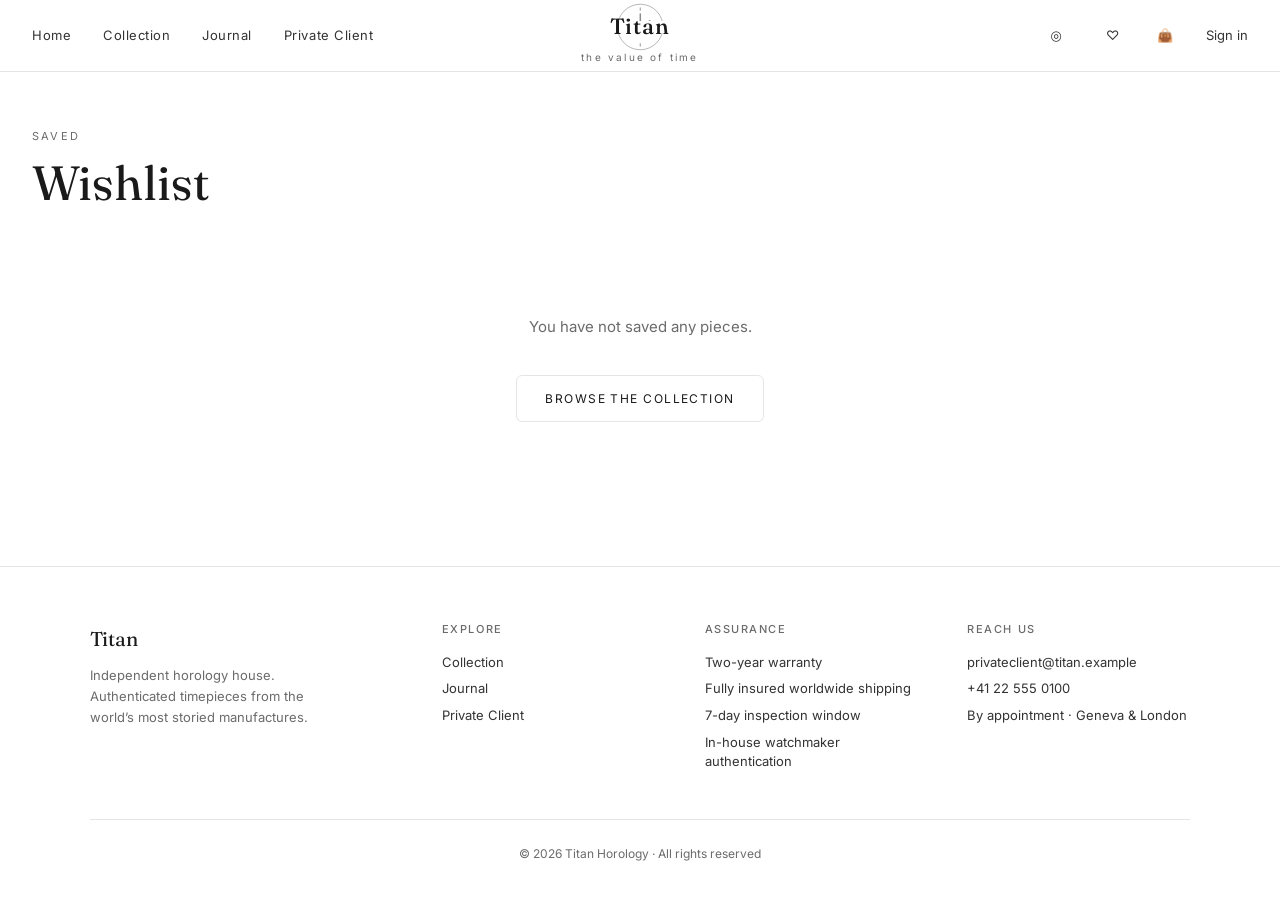
<file: wishlist.html>
<!DOCTYPE html>
<html lang="en">
<head>
  <meta charset="UTF-8" />
  <meta name="viewport" content="width=device-width, initial-scale=1.0" />
  <title>Wishlist — Titan</title>
  <link rel="preconnect" href="https://fonts.googleapis.com" />
  <link rel="preconnect" href="https://fonts.gstatic.com" crossorigin />
  <link href="https://fonts.googleapis.com/css2?family=Fraunces:opsz,wght@9..144,400;9..144,500&family=Inter:wght@400;500;600&display=swap" rel="stylesheet" />
  <link href="https://cdn.jsdelivr.net/npm/bootstrap@5.3.3/dist/css/bootstrap.min.css" rel="stylesheet" integrity="sha384-QWTKZyjpPEjISv5WaRU9OFeRpok6YctnYmDr5pNlyT2bRjXh0JMhjY6hW+ALEwIH" crossorigin="anonymous" />
  <link rel="stylesheet" href="css/styles.css" />
</head>
<body>

  <header class="lux-header">
    <nav class="lux-nav-left">
      <a href="index.html">Home</a>
      <a href="collections.html">Collection</a>
      <a href="journal.html">Journal</a>
      <a href="private-client.html">Private Client</a>
    </nav>
        <a href="index.html" class="lux-logo">
      <span class="logo-mark">
        <svg class="logo-clock" viewBox="0 0 64 64" aria-hidden="true">
          <circle cx="32" cy="32" r="28" fill="none" stroke="currentColor" stroke-width="1.2" opacity="0.35"/>
          <circle cx="32" cy="32" r="2" fill="currentColor" opacity="0.5"/>
          <!-- hour marks -->
          <line x1="32" y1="8" x2="32" y2="12" stroke="currentColor" stroke-width="1.5" opacity="0.4"/>
          <line x1="32" y1="52" x2="32" y2="56" stroke="currentColor" stroke-width="1.5" opacity="0.4"/>
          <line x1="8" y1="32" x2="12" y2="32" stroke="currentColor" stroke-width="1.5" opacity="0.4"/>
          <line x1="52" y1="32" x2="56" y2="32" stroke="currentColor" stroke-width="1.5" opacity="0.4"/>
          <!-- hands ~ 10:10 -->
          <line x1="32" y1="32" x2="32" y2="16" stroke="currentColor" stroke-width="1.8" stroke-linecap="round" opacity="0.55"/>
          <line x1="32" y1="32" x2="44" y2="24" stroke="currentColor" stroke-width="1.4" stroke-linecap="round" opacity="0.5"/>
        </svg>
        <span class="brand">Titan</span>
      </span>
      <span class="tag">the value of time</span>
    </a>
    <div class="lux-nav-right">
      <a href="https://instagram.com" target="_blank" class="icon-btn" title="Instagram" aria-label="Instagram">◎</a>
      <a href="wishlist.html" class="icon-btn">♡</a>
      <a href="cart.html" class="icon-btn">👜 <span data-cart-count></span></a>
      <a href="login.html">Sign in</a>
    </div>
  </header>

  <div class="page-header">
    <div class="label">Saved</div>
    <h1>Wishlist</h1>
  </div>

  <div class="wishlist-grid" id="wishlist-grid">
    <!-- filled by JS -->
  </div>

  <footer class="lux-footer">
    <div class="footer-grid">
      <div class="footer-brand">
        <div class="name">Titan</div>
        <p>Independent horology house. Authenticated timepieces from the world’s most storied manufactures.</p>
      </div>
      <div class="footer-col">
        <h4>Explore</h4>
        <a href="collections.html">Collection</a>
        <a href="journal.html">Journal</a>
        <a href="private-client.html">Private Client</a>
      </div>
      <div class="footer-col">
        <h4>Assurance</h4>
        <p>Two-year warranty</p>
        <p>Fully insured worldwide shipping</p>
        <p>7-day inspection window</p>
        <p>In-house watchmaker authentication</p>
      </div>
      <div class="footer-col">
        <h4>Reach Us</h4>
        <p>privateclient@titan.example</p>
        <p>+41 22 555 0100</p>
        <p>By appointment · Geneva & London</p>
      </div>
    </div>
    <div class="footer-bottom">© 2026 Titan Horology · All rights reserved</div>
  </footer>

  <script src="https://code.jquery.com/jquery-3.7.1.min.js" integrity="sha256-/JqT3SQfawRcv/BIHPThkBvs0OEvtFFmqPF/lYI/Cxo=" crossorigin="anonymous"></script>
  <script src="https://cdn.jsdelivr.net/npm/bootstrap@5.3.3/dist/js/bootstrap.bundle.min.js" integrity="sha384-YvpcrYf0tY3lHB60NNkmXc5s9fDVZLESaAA55NDzOxhy9GkcIdslK1eN7N6jIeHz" crossorigin="anonymous"></script>
  <script src="js/main.js"></script>
</body>
</html>
</file>
<file: css/styles.css>
/* ============================================
   LuxTime — Luxury Horology House
   Clean, professional light theme matching live site
   ============================================ */

:root {
  --ink: #1a1a1a;
  --ink-soft: #333;
  --muted: #6b6b6b;
  --border: #e5e5e5;
  --bg: #fafafa;
  --white: #ffffff;
  --brass: #b8976a;
  --brass-dark: #9a7b52;
  --dark: #111214;
  --font-serif: "Fraunces", "Playfair Display", Georgia, serif;
  --font-sans: "Inter", system-ui, -apple-system, sans-serif;
}

*, *::before, *::after { box-sizing: border-box; margin: 0; padding: 0; }

html { scroll-behavior: smooth; }

body {
  font-family: var(--font-sans);
  color: var(--ink);
  background: var(--white);
  line-height: 1.6;
  font-size: 15px;
  -webkit-font-smoothing: antialiased;
}

img { max-width: 100%; display: block; }
a { color: inherit; text-decoration: none; }
ul { list-style: none; }
button, input, select, textarea { font: inherit; }

/* ---------- HEADER ---------- */
.lux-header {
  position: sticky;
  top: 0;
  z-index: 1000;
  background: var(--white);
  border-bottom: 1px solid var(--border);
  padding: 0 2rem;
  height: 72px;
  display: flex;
  align-items: center;
  justify-content: space-between;
}

.lux-nav-left {
  display: flex;
  gap: 2rem;
  align-items: center;
}

.lux-nav-left a {
  font-size: 13px;
  letter-spacing: 0.04em;
  color: var(--ink-soft);
  transition: color 0.2s;
}

.lux-nav-left a:hover,
.lux-nav-left a.active { color: var(--ink); }

.lux-logo {
  text-align: center;
  position: absolute;
  left: 50%;
  transform: translateX(-50%);
  text-decoration: none;
  color: var(--ink);
}

.lux-logo .logo-mark {
  position: relative;
  display: inline-flex;
  align-items: center;
  justify-content: center;
  min-height: 40px;
  min-width: 110px;
}

.lux-logo .logo-clock {
  position: absolute;
  width: 52px;
  height: 52px;
  color: var(--ink);
  opacity: 0.9;
  z-index: 0;
  pointer-events: none;
}

.lux-logo .brand {
  position: relative;
  z-index: 1;
  font-family: var(--font-serif);
  font-size: 22px;
  font-weight: 500;
  letter-spacing: 0.04em;
  display: block;
  background: linear-gradient(to bottom, transparent 35%, var(--white) 35%, var(--white) 70%, transparent 70%);
  padding: 0 0.15em;
}

.lux-logo .tag {
  display: block;
  font-size: 10px;
  letter-spacing: 0.22em;
  text-transform: lowercase;
  color: var(--muted);
  margin-top: 2px;
  font-weight: 400;
}


.lux-nav-right {
  display: flex;
  gap: 1.25rem;
  align-items: center;
}

.lux-nav-right a,
.lux-nav-right button {
  background: none;
  border: none;
  cursor: pointer;
  color: var(--ink-soft);
  font-size: 13px;
  display: flex;
  align-items: center;
  gap: 0.35rem;
}

.lux-nav-right a:hover { color: var(--ink); }

.icon-btn {
  width: 36px;
  height: 36px;
  display: flex;
  align-items: center;
  justify-content: center;
  border-radius: 50%;
  transition: background 0.2s;
}

.icon-btn:hover { background: var(--bg); }

/* Mobile menu */
.menu-toggle {
  display: none;
  background: none;
  border: none;
  font-size: 22px;
  cursor: pointer;
}

/* ---------- HERO ---------- */
.hero {
  position: relative;
  height: 85vh;
  min-height: 520px;
  overflow: hidden;
  background: #0d0d0d;
}

.hero img {
  width: 100%;
  height: 100%;
  object-fit: cover;
  opacity: 0.85;
}

.hero-content {
  position: absolute;
  inset: 0;
  display: flex;
  flex-direction: column;
  justify-content: center;
  padding: 0 8%;
  color: #fff;
  max-width: 640px;
}

.hero-eyebrow {
  font-size: 11px;
  letter-spacing: 0.22em;
  text-transform: uppercase;
  opacity: 0.75;
  margin-bottom: 1rem;
}

.hero h1 {
  font-family: var(--font-serif);
  font-size: clamp(2.4rem, 5vw, 3.6rem);
  font-weight: 400;
  line-height: 1.15;
  margin-bottom: 1.25rem;
}

.hero p {
  font-size: 15px;
  opacity: 0.85;
  max-width: 420px;
  margin-bottom: 2rem;
  line-height: 1.7;
}

.hero-actions {
  display: flex;
  gap: 1rem;
  flex-wrap: wrap;
}

.btn {
  display: inline-flex;
  align-items: center;
  justify-content: center;
  padding: 0.85rem 1.75rem;
  font-size: 12px;
  letter-spacing: 0.12em;
  text-transform: uppercase;
  border: 1px solid transparent;
  cursor: pointer;
  transition: all 0.25s;
}

.btn-primary {
  background: #fff;
  color: var(--ink);
  border-color: #fff;
}

.btn-primary:hover {
  background: transparent;
  color: #fff;
}

.btn-outline {
  background: transparent;
  color: #fff;
  border-color: rgba(255,255,255,0.5);
}

.btn-outline:hover {
  border-color: #fff;
  background: rgba(255,255,255,0.08);
}

.btn-dark {
  background: var(--ink);
  color: #fff;
  border-color: var(--ink);
}

.btn-dark:hover {
  background: #000;
}

.btn-ghost {
  background: transparent;
  color: var(--ink);
  border-color: var(--border);
}

.btn-ghost:hover {
  border-color: var(--ink);
}

/* ---------- SECTIONS ---------- */
.section {
  padding: 5rem 2rem;
  max-width: 1280px;
  margin: 0 auto;
}

.section-label {
  font-size: 11px;
  letter-spacing: 0.2em;
  text-transform: uppercase;
  color: var(--muted);
  margin-bottom: 0.75rem;
}

.section-title {
  font-family: var(--font-serif);
  font-size: clamp(1.8rem, 3.5vw, 2.6rem);
  font-weight: 400;
  margin-bottom: 2.5rem;
}

/* Maisons grid */
.maisons-grid {
  display: grid;
  grid-template-columns: repeat(4, 1fr);
  gap: 1.5rem;
}

.maison-card {
  padding: 1.5rem 0;
  border-bottom: 1px solid var(--border);
}

.maison-card h3 {
  font-family: var(--font-serif);
  font-size: 1.15rem;
  font-weight: 400;
  margin-bottom: 0.35rem;
}

.maison-card a {
  font-size: 11px;
  letter-spacing: 0.14em;
  text-transform: uppercase;
  color: var(--muted);
}

.maison-card a:hover { color: var(--ink); }

/* Featured products */
.product-grid {
  display: grid;
  grid-template-columns: repeat(4, 1fr);
  gap: 1.75rem;
}

.product-card {
  min-width: 0;
}

.product-card .img-wrap {
  position: relative;
  aspect-ratio: 1;
  background: #f0f0f0;
  overflow: hidden;
  margin-bottom: 1rem;
}

.product-card .img-wrap img {
  width: 100%;
  height: 100%;
  object-fit: cover;
  transition: transform 0.4s;
}

.product-card:hover .img-wrap img {
  transform: scale(1.04);
}

.product-card .wishlist-btn {
  position: absolute;
  top: 12px;
  right: 12px;
  width: 34px;
  height: 34px;
  border-radius: 50%;
  background: rgba(255,255,255,0.9);
  border: none;
  cursor: pointer;
  display: flex;
  align-items: center;
  justify-content: center;
  opacity: 0;
  transition: opacity 0.2s;
}

.product-card:hover .wishlist-btn { opacity: 1; }

.product-card .brand {
  font-size: 11px;
  letter-spacing: 0.12em;
  text-transform: uppercase;
  color: var(--muted);
  margin-bottom: 0.25rem;
}

.product-card .name {
  font-size: 14px;
  margin-bottom: 0.15rem;
}

.product-card .ref {
  font-size: 12px;
  color: var(--muted);
  margin-bottom: 0.35rem;
}

.product-card .price {
  font-size: 14px;
  font-weight: 500;
}

/* Trust strip */
.trust-strip {
  display: grid;
  grid-template-columns: repeat(3, 1fr);
  gap: 3rem;
  padding: 4rem 2rem;
  max-width: 1100px;
  margin: 0 auto;
  text-align: center;
}

.trust-item h4 {
  font-family: var(--font-serif);
  font-size: 1.15rem;
  font-weight: 400;
  margin-bottom: 0.6rem;
}

.trust-item p {
  font-size: 13px;
  color: var(--muted);
  line-height: 1.6;
}

/* Journal teaser */
.journal-teaser {
  display: grid;
  grid-template-columns: 1fr 1fr;
  min-height: 420px;
  background: var(--dark);
  color: #fff;
}

.journal-teaser .img-side {
  overflow: hidden;
}

.journal-teaser .img-side img {
  width: 100%;
  height: 100%;
  object-fit: cover;
}

.journal-teaser .text-side {
  display: flex;
  flex-direction: column;
  justify-content: center;
  padding: 3rem 4rem;
}

.journal-teaser .text-side .label {
  font-size: 11px;
  letter-spacing: 0.2em;
  text-transform: uppercase;
  opacity: 0.6;
  margin-bottom: 1rem;
}

.journal-teaser .text-side h2 {
  font-family: var(--font-serif);
  font-size: 1.9rem;
  font-weight: 400;
  margin-bottom: 1rem;
  line-height: 1.3;
}

.journal-teaser .text-side p {
  opacity: 0.8;
  margin-bottom: 2rem;
  max-width: 380px;
}

/* ---------- COLLECTION PAGE ---------- */
.page-header {
  padding: 3.5rem 2rem 2rem;
  max-width: 1280px;
  margin: 0 auto;
}

.page-header .label {
  font-size: 11px;
  letter-spacing: 0.2em;
  text-transform: uppercase;
  color: var(--muted);
  margin-bottom: 0.5rem;
}

.page-header h1 {
  font-family: var(--font-serif);
  font-size: clamp(2rem, 4vw, 3rem);
  font-weight: 400;
}

.collection-layout {
  display: grid;
  grid-template-columns: 240px 1fr;
  gap: 2.5rem;
  max-width: 1280px;
  margin: 0 auto;
  padding: 0 2rem 5rem;
}

/* Sidebar filters */
.filters {
  position: sticky;
  top: 90px;
  align-self: start;
}

.filter-group {
  margin-bottom: 1.75rem;
  border-bottom: 1px solid var(--border);
  padding-bottom: 1.25rem;
}

.filter-group h4 {
  font-size: 12px;
  letter-spacing: 0.1em;
  text-transform: uppercase;
  margin-bottom: 0.85rem;
  display: flex;
  justify-content: space-between;
  cursor: pointer;
}

.filter-group label {
  display: flex;
  align-items: center;
  gap: 0.6rem;
  font-size: 13px;
  margin-bottom: 0.5rem;
  cursor: pointer;
  color: var(--ink-soft);
}

.filter-group input[type="checkbox"] {
  width: 15px;
  height: 15px;
  accent-color: var(--ink);
}

.price-inputs {
  display: flex;
  gap: 0.5rem;
}

.price-inputs input {
  width: 100%;
  padding: 0.5rem;
  border: 1px solid var(--border);
  font-size: 13px;
}

/* Toolbar */
.toolbar {
  display: flex;
  justify-content: space-between;
  align-items: center;
  margin-bottom: 1.75rem;
  gap: 1rem;
  flex-wrap: wrap;
}

.search-box {
  flex: 1;
  max-width: 320px;
  position: relative;
}

.search-box input {
  width: 100%;
  padding: 0.65rem 1rem 0.65rem 2.4rem;
  border: 1px solid var(--border);
  font-size: 13px;
  background: var(--white);
}

.search-box::before {
  content: "⌕";
  position: absolute;
  left: 12px;
  top: 50%;
  transform: translateY(-50%);
  color: var(--muted);
  font-size: 14px;
}

.toolbar-right {
  display: flex;
  align-items: center;
  gap: 1rem;
  font-size: 13px;
  color: var(--muted);
}

.toolbar select {
  padding: 0.55rem 0.85rem;
  border: 1px solid var(--border);
  background: var(--white);
  font-size: 13px;
  cursor: pointer;
}

/* ---------- PRODUCT DETAIL ---------- */
.product-detail {
  display: grid;
  grid-template-columns: 1fr 1fr;
  gap: 3rem;
  max-width: 1200px;
  margin: 0 auto;
  padding: 3rem 2rem 5rem;
}

.product-gallery {
  background: #f5f5f5;
  aspect-ratio: 1;
  overflow: hidden;
}

.product-gallery img {
  width: 100%;
  height: 100%;
  object-fit: cover;
}

.product-info .brand {
  font-size: 12px;
  letter-spacing: 0.14em;
  text-transform: uppercase;
  color: var(--muted);
  margin-bottom: 0.4rem;
}

.product-info h1 {
  font-family: var(--font-serif);
  font-size: 2rem;
  font-weight: 400;
  margin-bottom: 0.35rem;
}

.product-info .ref {
  font-size: 13px;
  color: var(--muted);
  margin-bottom: 1.25rem;
}

.product-info .price {
  font-size: 1.5rem;
  font-weight: 500;
  margin-bottom: 0.35rem;
}

.product-info .price-note {
  font-size: 12px;
  color: var(--muted);
  margin-bottom: 1.75rem;
}

.product-actions {
  display: flex;
  flex-direction: column;
  gap: 0.75rem;
  margin-bottom: 2rem;
}

.product-actions .btn { width: 100%; }

.product-actions-row {
  display: grid;
  grid-template-columns: 1fr 1fr;
  gap: 0.75rem;
}

.trust-badges {
  display: flex;
  gap: 1.5rem;
  margin-bottom: 2rem;
  font-size: 12px;
  color: var(--muted);
}

.trust-badges span {
  display: flex;
  align-items: center;
  gap: 0.4rem;
}

.specs-tabs {
  display: flex;
  gap: 1.5rem;
  border-bottom: 1px solid var(--border);
  margin-bottom: 1.25rem;
}

.specs-tabs button {
  background: none;
  border: none;
  padding: 0.6rem 0;
  font-size: 12px;
  letter-spacing: 0.1em;
  text-transform: uppercase;
  color: var(--muted);
  cursor: pointer;
  border-bottom: 2px solid transparent;
  margin-bottom: -1px;
}

.specs-tabs button.active {
  color: var(--ink);
  border-bottom-color: var(--ink);
}

.specs-table {
  width: 100%;
  font-size: 13px;
}

.specs-table tr td {
  padding: 0.55rem 0;
  border-bottom: 1px solid #f0f0f0;
}

.specs-table tr td:first-child {
  color: var(--muted);
  width: 40%;
}

/* ---------- JOURNAL ---------- */
.journal-hero {
  text-align: center;
  padding: 4rem 2rem 2rem;
  max-width: 800px;
  margin: 0 auto;
}

.journal-hero h1 {
  font-family: var(--font-serif);
  font-size: clamp(2rem, 4vw, 2.8rem);
  font-weight: 400;
  line-height: 1.25;
  margin-bottom: 2rem;
}

.journal-hero .featured-img {
  max-width: 420px;
  margin: 0 auto 3rem;
}

.essays-grid {
  display: grid;
  grid-template-columns: repeat(3, 1fr);
  gap: 2.5rem;
  max-width: 1100px;
  margin: 0 auto;
  padding: 0 2rem 5rem;
}

.essay-card .label {
  font-size: 11px;
  letter-spacing: 0.16em;
  text-transform: uppercase;
  color: var(--muted);
  margin-bottom: 0.6rem;
}

.essay-card h3 {
  font-family: var(--font-serif);
  font-size: 1.25rem;
  font-weight: 400;
  margin-bottom: 0.6rem;
  line-height: 1.35;
}

.essay-card p {
  font-size: 14px;
  color: var(--muted);
  line-height: 1.6;
}

/* ---------- CONCIERGE ---------- */
.concierge-layout {
  display: grid;
  grid-template-columns: 1fr 1fr;
  min-height: 70vh;
}

.concierge-left {
  background: var(--dark);
  color: #fff;
  padding: 4rem 3.5rem;
  display: flex;
  flex-direction: column;
  justify-content: center;
}

.concierge-left .label {
  font-size: 11px;
  letter-spacing: 0.2em;
  text-transform: uppercase;
  opacity: 0.6;
  margin-bottom: 1.25rem;
}

.concierge-left h1 {
  font-family: var(--font-serif);
  font-size: 2.2rem;
  font-weight: 400;
  margin-bottom: 1.25rem;
  line-height: 1.3;
}

.concierge-left p {
  opacity: 0.8;
  margin-bottom: 2rem;
  max-width: 380px;
  line-height: 1.7;
}

.concierge-left .contact-info {
  font-size: 14px;
  opacity: 0.85;
  line-height: 1.9;
}

.concierge-left a {
  color: #fff;
  border-bottom: 1px solid rgba(255,255,255,0.3);
}

.concierge-right {
  padding: 4rem 3.5rem;
  display: flex;
  flex-direction: column;
  justify-content: center;
}

.form-group {
  margin-bottom: 1.25rem;
}

.form-group label {
  display: block;
  font-size: 12px;
  letter-spacing: 0.08em;
  text-transform: uppercase;
  color: var(--muted);
  margin-bottom: 0.4rem;
}

.form-group input,
.form-group textarea,
.form-group select {
  width: 100%;
  padding: 0.75rem 1rem;
  border: 1px solid var(--border);
  background: var(--white);
  font-size: 14px;
}

.form-group textarea {
  min-height: 110px;
  resize: vertical;
}

.request-type {
  display: flex;
  gap: 0.5rem;
  margin-bottom: 1.5rem;
}

.request-type button {
  flex: 1;
  padding: 0.7rem;
  border: 1px solid var(--border);
  background: var(--white);
  font-size: 12px;
  letter-spacing: 0.1em;
  text-transform: uppercase;
  cursor: pointer;
}

.request-type button.active {
  background: var(--ink);
  color: #fff;
  border-color: var(--ink);
}

/* ---------- CART ---------- */
.cart-layout {
  display: grid;
  grid-template-columns: 1fr 340px;
  gap: 3rem;
  max-width: 1100px;
  margin: 0 auto;
  padding: 3rem 2rem 5rem;
}

.cart-item {
  display: grid;
  grid-template-columns: 100px 1fr auto;
  gap: 1.25rem;
  padding: 1.5rem 0;
  border-bottom: 1px solid var(--border);
  align-items: center;
}

.cart-item img {
  width: 100px;
  height: 100px;
  object-fit: cover;
  background: #f0f0f0;
}

.cart-item .brand {
  font-size: 11px;
  letter-spacing: 0.1em;
  text-transform: uppercase;
  color: var(--muted);
}

.cart-item .remove {
  font-size: 12px;
  color: var(--muted);
  cursor: pointer;
  margin-top: 0.4rem;
}

.cart-item .remove:hover { color: var(--ink); }

.order-summary {
  background: var(--bg);
  padding: 1.75rem;
  position: sticky;
  top: 90px;
}

.order-summary h3 {
  font-size: 12px;
  letter-spacing: 0.12em;
  text-transform: uppercase;
  margin-bottom: 1.25rem;
}

.summary-row {
  display: flex;
  justify-content: space-between;
  font-size: 14px;
  margin-bottom: 0.6rem;
}

.summary-row.total {
  font-weight: 600;
  font-size: 16px;
  margin-top: 1rem;
  padding-top: 1rem;
  border-top: 1px solid var(--border);
}

.summary-note {
  font-size: 12px;
  color: var(--muted);
  margin: 1rem 0 1.5rem;
  line-height: 1.5;
}

/* ---------- WISHLIST ---------- */
.wishlist-empty {
  text-align: center;
  padding: 4rem 2rem;
  color: var(--muted);
}

.wishlist-grid {
  display: grid;
  grid-template-columns: repeat(auto-fill, minmax(260px, 1fr));
  gap: 2rem;
  max-width: 1100px;
  margin: 0 auto;
  padding: 0 2rem 5rem;
}

/* ---------- LOGIN ---------- */
.auth-box {
  max-width: 400px;
  margin: 4rem auto;
  padding: 0 2rem 5rem;
  text-align: center;
}

.auth-box .label {
  font-size: 11px;
  letter-spacing: 0.2em;
  text-transform: uppercase;
  color: var(--muted);
  margin-bottom: 0.5rem;
}

.auth-box h1 {
  font-family: var(--font-serif);
  font-size: 2rem;
  font-weight: 400;
  margin-bottom: 2rem;
}

.auth-box .form-group { text-align: left; }

.auth-box .btn { width: 100%; margin-top: 0.5rem; }

.auth-box .alt-link {
  margin-top: 1.5rem;
  font-size: 13px;
  color: var(--muted);
}

.auth-box .alt-link a {
  color: var(--ink);
  border-bottom: 1px solid var(--border);
}

/* ---------- FOOTER ---------- */
.lux-footer {
  border-top: 1px solid var(--border);
  padding: 3.5rem 2rem 2rem;
  background: var(--white);
}

.footer-grid {
  display: grid;
  grid-template-columns: 1.4fr 1fr 1fr 1fr;
  gap: 2.5rem;
  max-width: 1100px;
  margin: 0 auto 2.5rem;
}

.footer-brand .name {
  font-family: var(--font-serif);
  font-size: 1.25rem;
  margin-bottom: 0.6rem;
}

.footer-brand p {
  font-size: 13px;
  color: var(--muted);
  line-height: 1.6;
  max-width: 260px;
}

.footer-col h4 {
  font-size: 11px;
  letter-spacing: 0.14em;
  text-transform: uppercase;
  margin-bottom: 1rem;
  color: var(--muted);
}

.footer-col a,
.footer-col p {
  display: block;
  font-size: 13px;
  color: var(--ink-soft);
  margin-bottom: 0.45rem;
  line-height: 1.5;
}

.footer-col a:hover { color: var(--ink); }

.footer-bottom {
  text-align: center;
  font-size: 12px;
  color: var(--muted);
  padding-top: 1.5rem;
  border-top: 1px solid var(--border);
  max-width: 1100px;
  margin: 0 auto;
}

/* ---------- UTILS ---------- */
.container {
  max-width: 1280px;
  margin: 0 auto;
  padding: 0 2rem;
}

.sr-only {
  position: absolute;
  width: 1px;
  height: 1px;
  padding: 0;
  margin: -1px;
  overflow: hidden;
  clip: rect(0,0,0,0);
  border: 0;
}

/* Cart confirmation toast */
.toast {
  position: fixed;
  bottom: 2rem;
  right: 2rem;
  background: var(--ink);
  color: #fff;
  padding: 1rem 1.5rem;
  font-size: 13px;
  z-index: 2000;
  transform: translateY(120%);
  transition: transform 0.3s;
  max-width: 320px;
  box-shadow: 0 8px 30px rgba(0,0,0,0.2);
}

.toast.show { transform: translateY(0); }

.toast strong { display: block; margin-bottom: 0.25rem; }

/* ---------- RESPONSIVE ---------- */
@media (max-width: 1024px) {
  .maisons-grid { grid-template-columns: repeat(2, 1fr); }
  .product-grid { grid-template-columns: repeat(3, 1fr); }
  .collection-layout { grid-template-columns: 200px 1fr; }
  .product-detail { grid-template-columns: 1fr; }
  .journal-teaser { grid-template-columns: 1fr; }
  .concierge-layout { grid-template-columns: 1fr; }
  .cart-layout { grid-template-columns: 1fr; }
  .footer-grid { grid-template-columns: 1fr 1fr; }
  .essays-grid { grid-template-columns: 1fr 1fr; }
}

@media (max-width: 768px) {
  .lux-header { padding: 0 1rem; }
  .lux-nav-left { display: none; }
  .menu-toggle { display: block; }
  .lux-logo { position: static; transform: none; }
  .product-grid { grid-template-columns: repeat(2, 1fr); gap: 1.25rem; }
  .collection-layout { grid-template-columns: 1fr; }
  .filters { position: static; margin-bottom: 2rem; }
  .maisons-grid { grid-template-columns: 1fr 1fr; }
  .trust-strip { grid-template-columns: 1fr; gap: 2rem; }
  .essays-grid { grid-template-columns: 1fr; }
  .footer-grid { grid-template-columns: 1fr; }
  .hero-content { padding: 0 1.5rem; }
}

@media (max-width: 480px) {
  .product-grid { grid-template-columns: 1fr; }
}

.product-card .card-meta { padding: 0.85rem 0 0.25rem; }
.product-card .img-wrap {
  aspect-ratio: 1;
  background: #111;
  overflow: hidden;
  position: relative;
}
.product-card .img-wrap img {
  width: 100%;
  height: 100%;
  object-fit: cover;
  display: block;
}


/* ===== Product cards (final) ===== */
.product-grid {
  display: grid;
  grid-template-columns: repeat(3, minmax(0, 1fr));
  gap: 2rem 1.5rem;
  align-items: start;
}
.product-card {
  min-width: 0;
}
.product-card-link {
  display: block;
  color: inherit;
  text-decoration: none;
}
.product-card .img-wrap {
  position: relative;
  width: 100%;
  aspect-ratio: 1 / 1;
  background: #ececec;
  overflow: hidden;
  margin-bottom: 0.9rem;
}
.product-card .img-wrap img {
  width: 100%;
  height: 100%;
  object-fit: cover;
  display: block;
  border: 0;
}
.product-card .img-wrap::after {
  content: none !important;
  display: none !important;
}
.product-card .wishlist-btn {
  position: absolute;
  top: 10px;
  right: 10px;
  width: 34px;
  height: 34px;
  border-radius: 50%;
  background: rgba(255,255,255,0.92);
  border: none;
  cursor: pointer;
  display: flex;
  align-items: center;
  justify-content: center;
  opacity: 0;
  transition: opacity 0.2s;
  z-index: 2;
}
.product-card:hover .wishlist-btn { opacity: 1; }
.product-card .brand {
  font-size: 11px;
  letter-spacing: 0.12em;
  text-transform: uppercase;
  color: var(--muted);
  margin-bottom: 0.2rem;
}
.product-card .name {
  font-size: 14px;
  margin-bottom: 0.15rem;
}
.product-card .ref {
  font-size: 12px;
  color: var(--muted);
  margin-bottom: 0.3rem;
}
.product-card .price {
  font-size: 15px;
  font-weight: 500;
}
@media (max-width: 900px) {
  .product-grid { grid-template-columns: repeat(2, minmax(0, 1fr)); }
}
@media (max-width: 560px) {
  .product-grid { grid-template-columns: 1fr; }
}

/* ============================================
   Bootstrap compatibility overrides
   Keep Titan luxury design over Bootstrap defaults
   ============================================ */
body {
  font-family: var(--font-sans) !important;
  color: var(--ink) !important;
  background: var(--white) !important;
}

a { text-decoration: none !important; }

.btn:focus, .btn:active {
  box-shadow: none !important;
}

/* Ensure our custom header stays above Bootstrap */
.lux-header {
  z-index: 1030;
}
</file>
